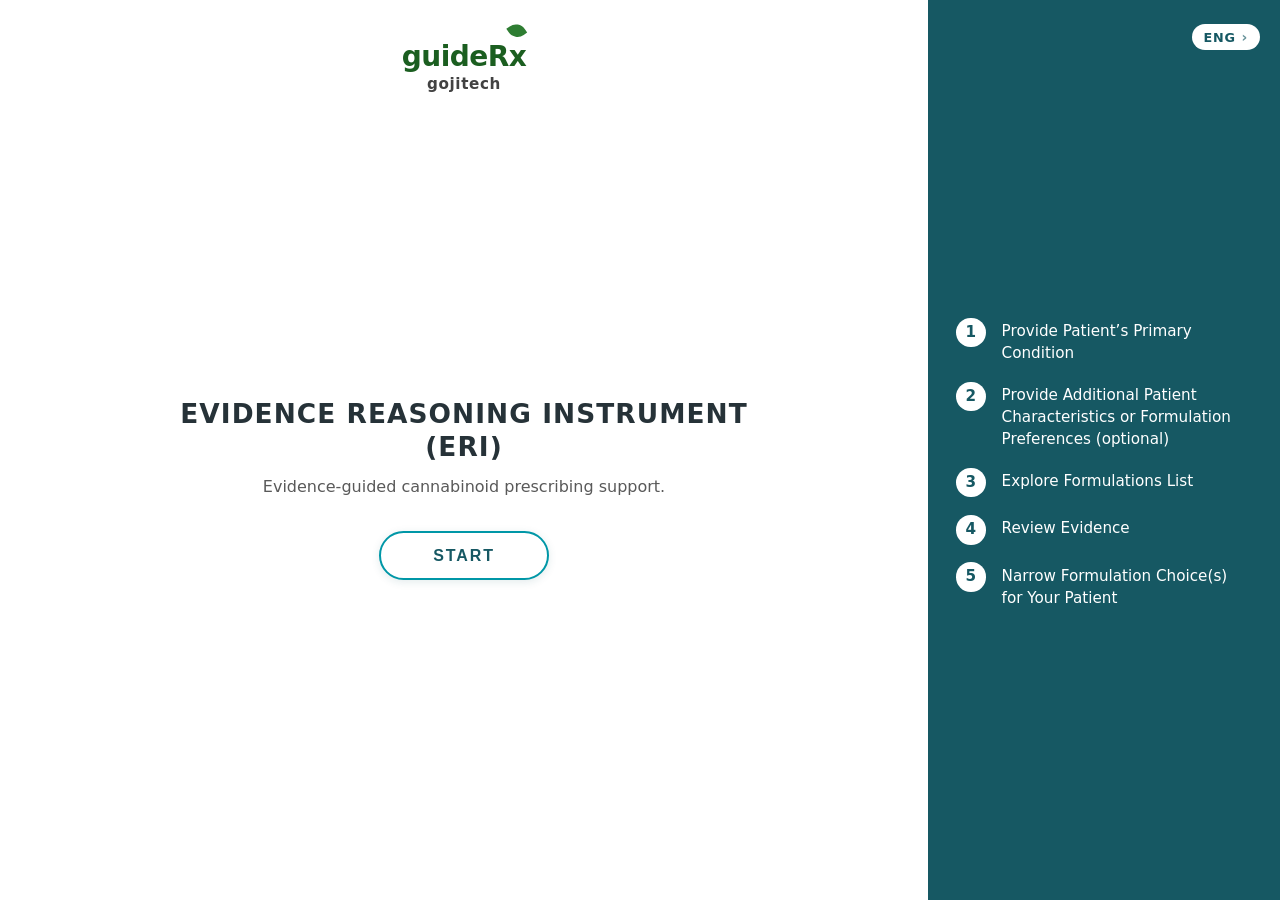
<file: index.html>
<!DOCTYPE html>
<html lang="en">
  <head>
    <meta charset="utf-8" />
    <meta name="viewport" content="width=device-width, initial-scale=1" />
    <title>Evidence Reasoning Instrument (ERI) — guideRx</title>
    <link rel="stylesheet" href="styles.css" />
  </head>
  <body>
    <div class="page">
      <div class="hero-column">
        <header class="site-header">
          <a class="brand" href="#" aria-label="guideRx gojitech home">
            <span class="brand__mark" aria-hidden="true">
              <span class="brand__word">
                guideR<span class="brand__x-wrap"
                  ><span class="brand__leaf" aria-hidden="true"></span>x</span>
              </span>
            </span>
            <span class="brand__sub">gojitech</span>
          </a>
        </header>

        <main class="hero">
          <h1 class="hero__title">Evidence Reasoning Instrument (ERI)</h1>
          <p class="hero__subtitle">
            Evidence-guided cannabinoid prescribing support.
          </p>
          <button type="button" class="hero__start" id="startBtn">
            START
          </button>
        </main>
      </div>

      <aside class="process-panel" aria-label="Process overview">
        <div class="process-panel__top">
          <span class="lang-pill" title="English only">ENG</span>
        </div>
        <ol class="steps">
          <li class="steps__item">
            <span class="steps__num" aria-hidden="true">1</span>
            <span class="steps__text">Provide Patient’s Primary Condition</span>
          </li>
          <li class="steps__item">
            <span class="steps__num" aria-hidden="true">2</span>
            <span class="steps__text"
              >Provide Additional Patient Characteristics or Formulation
              Preferences (optional)</span
            >
          </li>
          <li class="steps__item">
            <span class="steps__num" aria-hidden="true">3</span>
            <span class="steps__text">Explore Formulations List</span>
          </li>
          <li class="steps__item">
            <span class="steps__num" aria-hidden="true">4</span>
            <span class="steps__text">Review Evidence</span>
          </li>
          <li class="steps__item">
            <span class="steps__num" aria-hidden="true">5</span>
            <span class="steps__text"
              >Narrow Formulation Choice(s) for Your Patient</span
            >
          </li>
        </ol>
      </aside>
    </div>

    <dialog class="entry-dialog" id="entryDialog" aria-labelledby="entryDialogTitle">
      <div class="entry-dialog__inner entry-dialog__inner--ack">
        <h2 id="entryDialogTitle" class="ack__title">
          Please read and acknowledge before proceeding:
        </h2>
        <div class="ack__body">
          <p class="ack__p">
            This software provides synthesized research information intended solely
            to support clinical decision-making by licensed healthcare professionals.
            The platform does not provide medical advice, treatment recommendations,
            or prescribing directives.
          </p>
          <p class="ack__p">
            Content is generated through aggregation and analysis of published
            research and may be incomplete, evolving, or subject to interpretation.
            Accuracy and applicability to individual patients are not guaranteed.
          </p>
          <p class="ack__p">
            Some outputs may be generated using automated analytical or artificial
            intelligence methods applied to medical literature. These outputs are
            intended to assist — not replace — clinical reasoning and must be
            independently evaluated by the licensed healthcare professional.
          </p>
          <p class="ack__p">
            The healthcare professional remains solely and independently responsible
            for evaluating all information, exercising professional judgment, and
            making all prescribing and treatment decisions. Use of this platform does
            not establish a healthcare professional-patient relationship with the
            software provider.
          </p>
        </div>

        <fieldset class="ack-role">
          <legend class="ack-role__legend">I AM ACCESSING THIS TOOL AS A</legend>
          <div class="ack-role__cards">
            <label class="ack-card">
              <input
                class="ack-card__radio"
                type="radio"
                name="ackRole"
                value="hcp"
                id="ackRoleHcp"
              />
              <span class="ack-card__main">
                <span class="ack-card__title">Licensed healthcare professional</span>
                <span class="ack-card__sub"
                  >I confirm I am a licensed HCP and accept full responsibility for
                  clinical use of this information.</span
                >
              </span>
            </label>
            <label class="ack-card">
              <input
                class="ack-card__radio"
                type="radio"
                name="ackRole"
                value="educator"
                id="ackRoleEducator"
              />
              <span class="ack-card__main">
                <span class="ack-card__title">Patient educator</span>
                <span class="ack-card__sub"
                  >I am acting under administrative delegation from a licensed
                  healthcare professional. I will use this tool only to retrieve
                  information for HCP review or to support patient conversations under
                  their direction. I will not make independent clinical
                  recommendations.</span
                >
              </span>
            </label>
          </div>
        </fieldset>

        <div class="ack-persist">
          <input type="checkbox" id="ackPersist" name="ackPersist" />
          <label class="ack-persist__label" for="ackPersist"
            >Do not show this notice again for one year — only select if you are on a
            personal, non-shared device.</label
          >
        </div>

        <div class="ack-actions">
          <button type="button" class="ack-proceed" id="proceedBtn" disabled>
            Proceed
          </button>
        </div>
      </div>
    </dialog>

    <script src="script.js"></script>
  </body>
</html>
</file>
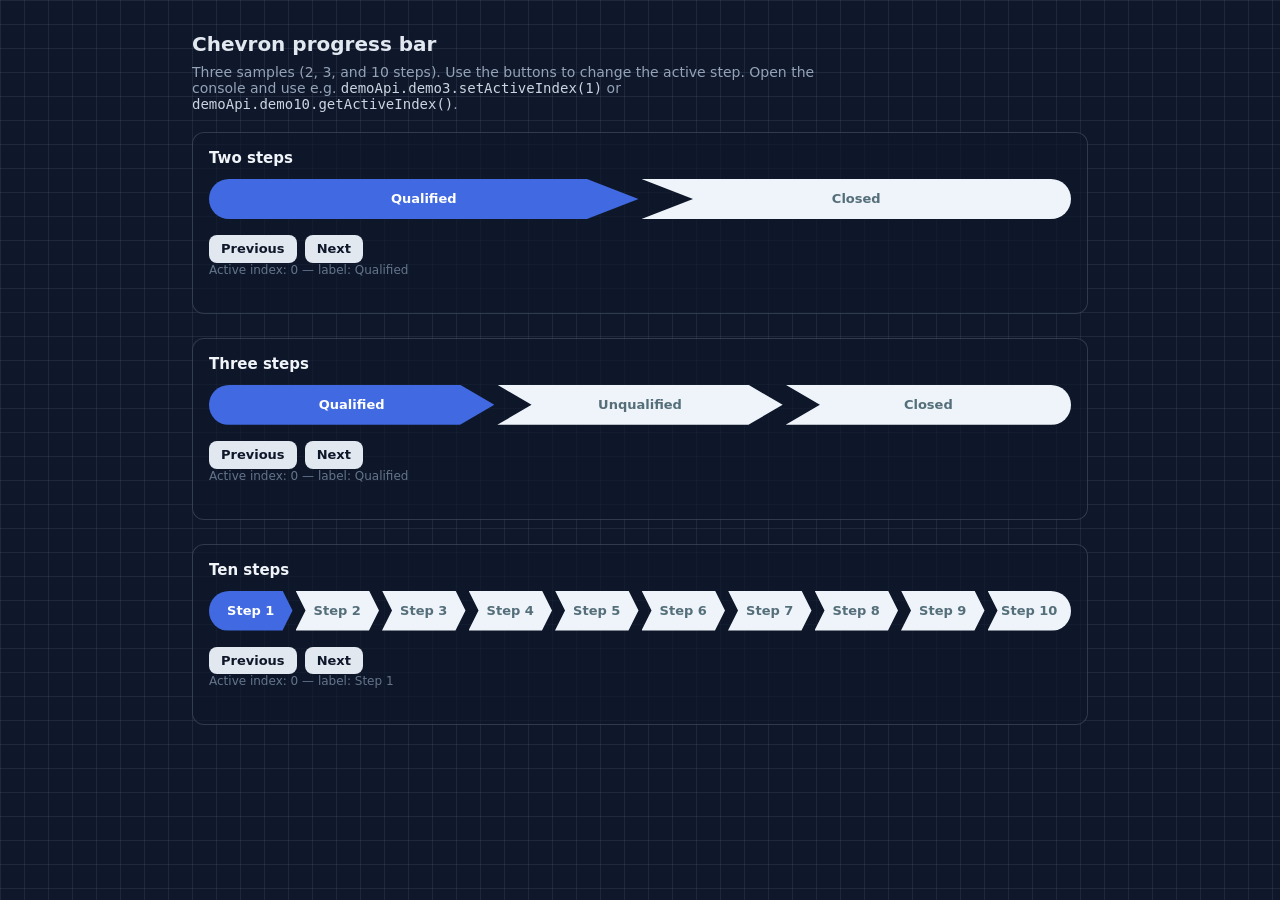
<file: chevron-demo.html>
<!DOCTYPE html>
<html lang="en">
  <head>
    <meta charset="utf-8" />
    <meta name="viewport" content="width=device-width, initial-scale=1" />
    <title>Chevron progress bar — demo</title>
    <link rel="stylesheet" href="chevron-progress.css" />
    <style>
      *,
      *::before,
      *::after {
        box-sizing: border-box;
      }
      body {
        margin: 0;
        min-height: 100vh;
        padding: 2rem 1.25rem;
        font-family: system-ui, "Segoe UI", Roboto, Helvetica, Arial, sans-serif;
        color: #e2e8f0;
        background-color: #0f172a;
        background-image:
          linear-gradient(rgba(148, 163, 184, 0.12) 1px, transparent 1px),
          linear-gradient(90deg, rgba(148, 163, 184, 0.12) 1px, transparent 1px);
        background-size: 24px 24px;
      }
      h1 {
        margin: 0 0 0.5rem;
        font-size: 1.25rem;
        font-weight: 700;
      }
      p {
        margin: 0 0 1.25rem;
        font-size: 0.875rem;
        color: #94a3b8;
        max-width: 40rem;
      }
      .demo-panel {
        max-width: 56rem;
        margin: 0 auto;
      }
      .demo-widget {
        margin-bottom: 1.5rem;
        padding: 1rem;
        background: rgba(15, 23, 42, 0.65);
        border: 1px solid rgba(148, 163, 184, 0.25);
        border-radius: 12px;
      }
      .demo-widget h2 {
        margin: 0 0 0.75rem;
        font-size: 0.9375rem;
        font-weight: 600;
        color: #f1f5f9;
      }
      .demo-host {
        margin-bottom: 1rem;
      }
      .demo-controls {
        display: flex;
        flex-wrap: wrap;
        align-items: center;
        gap: 0.5rem;
      }
      .demo-controls button {
        padding: 0.4rem 0.75rem;
        font: inherit;
        font-size: 0.8125rem;
        font-weight: 600;
        color: #0f172a;
        background: #e2e8f0;
        border: none;
        border-radius: 8px;
        cursor: pointer;
      }
      .demo-controls button:hover {
        background: #cbd5e1;
      }
      .demo-controls button:focus-visible {
        outline: 2px solid #4169e1;
        outline-offset: 2px;
      }
      .demo-meta {
        font-size: 0.75rem;
        color: #64748b;
      }
    </style>
  </head>
  <body>
    <div class="demo-panel">
      <h1>Chevron progress bar</h1>
      <p>
        Three samples (2, 3, and 10 steps). Use the buttons to change the active
        step.         Open the console and use e.g.
        <code style="color: #cbd5e1">demoApi.demo3.setActiveIndex(1)</code> or
        <code style="color: #cbd5e1">demoApi.demo10.getActiveIndex()</code>.
      </p>

      <section class="demo-widget" id="demo2">
        <h2>Two steps</h2>
        <div class="demo-host" data-demo-host></div>
        <div class="demo-controls">
          <button type="button" data-action="prev">Previous</button>
          <button type="button" data-action="next">Next</button>
        </div>
        <p class="demo-meta" data-demo-meta></p>
      </section>

      <section class="demo-widget" id="demo3">
        <h2>Three steps</h2>
        <div class="demo-host" data-demo-host></div>
        <div class="demo-controls">
          <button type="button" data-action="prev">Previous</button>
          <button type="button" data-action="next">Next</button>
        </div>
        <p class="demo-meta" data-demo-meta></p>
      </section>

      <section class="demo-widget" id="demo10">
        <h2>Ten steps</h2>
        <div class="demo-host" data-demo-host></div>
        <div class="demo-controls">
          <button type="button" data-action="prev">Previous</button>
          <button type="button" data-action="next">Next</button>
        </div>
        <p class="demo-meta" data-demo-meta></p>
      </section>
    </div>

    <script src="chevron-progress.js"></script>
    <script>
      (function () {
        "use strict";

        var configs = [
          { root: "#demo2", steps: ["Qualified", "Closed"] },
          {
            root: "#demo3",
            steps: ["Qualified", "Unqualified", "Closed"],
          },
          {
            root: "#demo10",
            steps: [
              "Step 1",
              "Step 2",
              "Step 3",
              "Step 4",
              "Step 5",
              "Step 6",
              "Step 7",
              "Step 8",
              "Step 9",
              "Step 10",
            ],
          },
        ];

        var demoApi = {};

        configs.forEach(function (cfg, idx) {
          var section = document.querySelector(cfg.root);
          if (!section || !window.ChevronProgress) {
            return;
          }
          var host = section.querySelector("[data-demo-host]");
          var meta = section.querySelector("[data-demo-meta]");
          var api = window.ChevronProgress.init(host, {
            steps: cfg.steps,
            activeIndex: 0,
          });
          var key = "demo" + cfg.steps.length;
          demoApi[key] = api;

          function syncMeta() {
            if (meta) {
              meta.textContent =
                "Active index: " +
                api.getActiveIndex() +
                " — label: " +
                cfg.steps[api.getActiveIndex()];
            }
          }

          syncMeta();

          section.querySelectorAll("[data-action]").forEach(function (btn) {
            btn.addEventListener("click", function () {
              var cur = api.getActiveIndex();
              if (btn.getAttribute("data-action") === "prev") {
                api.setActiveIndex(cur - 1);
              } else {
                api.setActiveIndex(cur + 1);
              }
              syncMeta();
            });
          });

        });

        window.demoApi = demoApi;
      })();
    </script>
  </body>
</html>
</file>
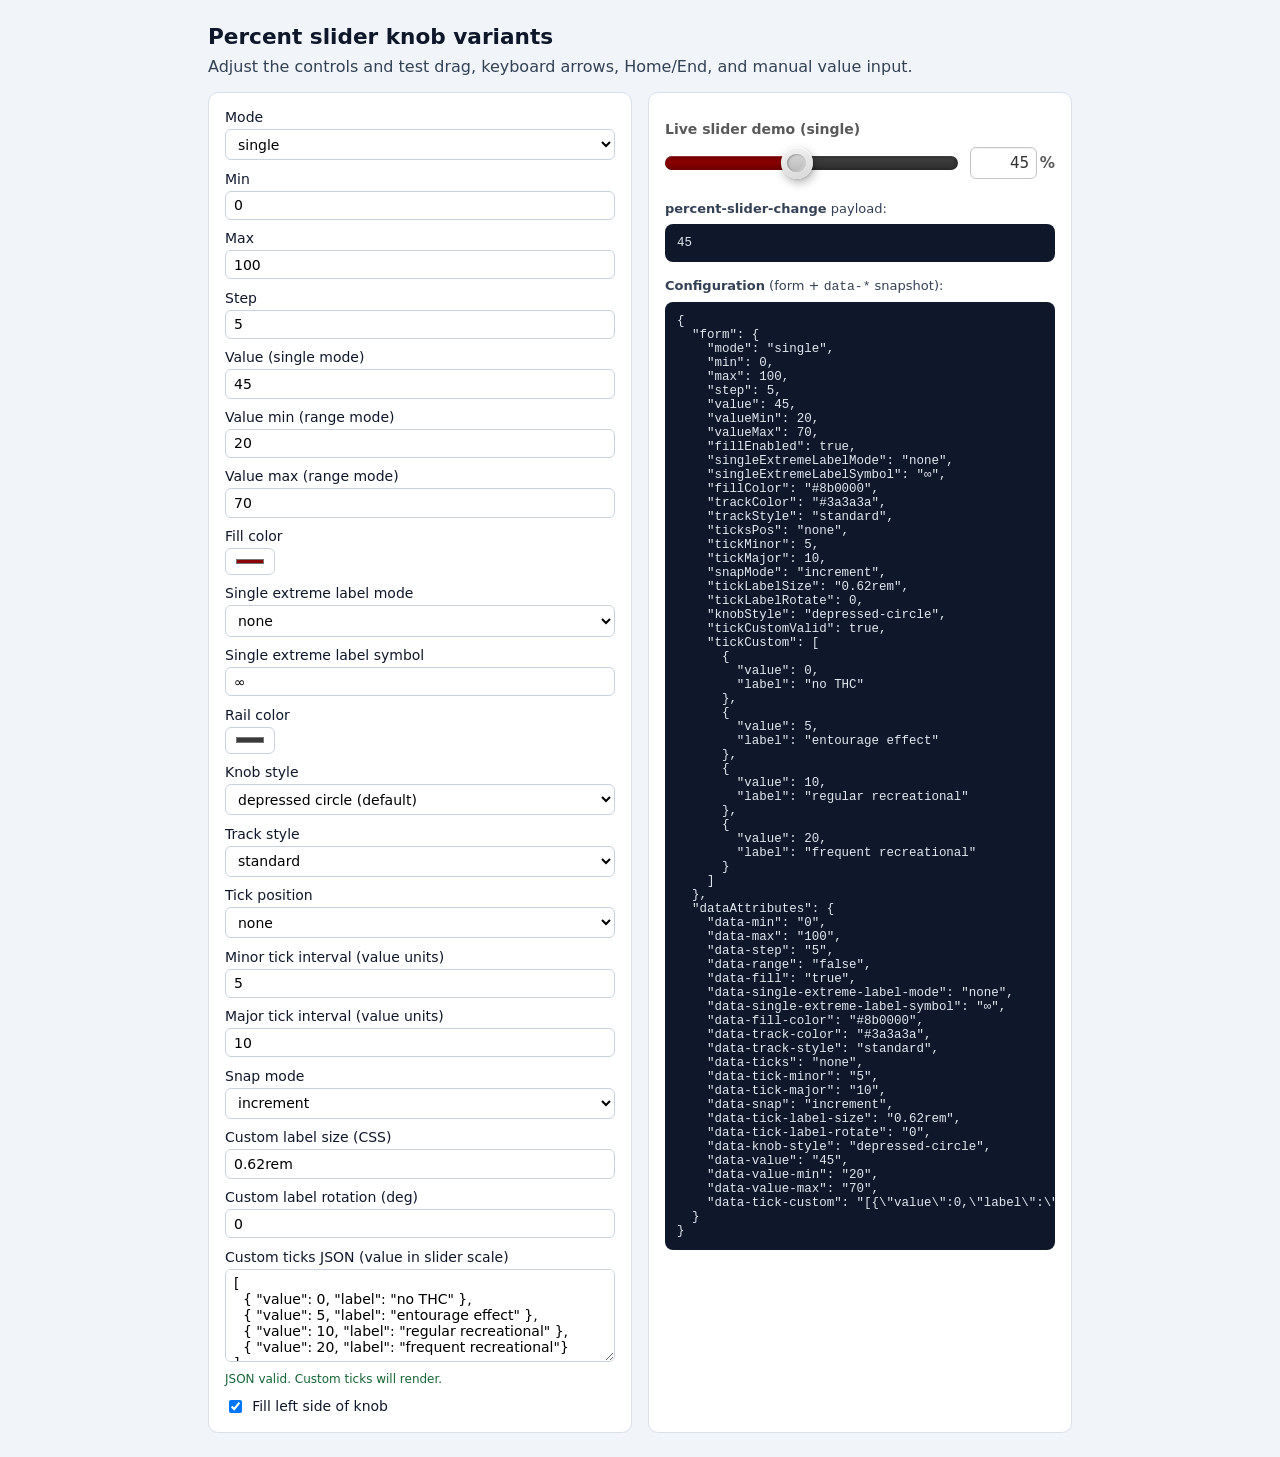
<file: percent-slider-demo.html>
<!DOCTYPE html>
<html lang="en">
  <head>
    <meta charset="utf-8" />
    <meta name="viewport" content="width=device-width, initial-scale=1" />
    <title>Percent slider — knob variants demo</title>
    <link rel="stylesheet" href="percent-slider.css" />
    <style>
      body {
        margin: 0;
        padding: 1.5rem;
        font-family: system-ui, sans-serif;
        background: #f1f5f9;
        color: #0f172a;
      }

      .demo {
        max-width: 54rem;
        margin: 0 auto;
      }

      h1 {
        margin: 0 0 0.5rem;
        font-size: 1.35rem;
      }

      p {
        margin: 0 0 1rem;
        color: #334155;
      }

      .demo__grid {
        display: grid;
        gap: 1rem;
        grid-template-columns: repeat(auto-fit, minmax(16rem, 1fr));
      }

      .demo__panel {
        background: #fff;
        border: 1px solid #d9e0ea;
        border-radius: 10px;
        padding: 1rem;
      }

      .demo__controls {
        display: grid;
        gap: 0.65rem;
      }

      .demo__field {
        display: grid;
        gap: 0.25rem;
        font-size: 0.875rem;
      }

      .demo__field input,
      .demo__field select,
      .demo__field textarea {
        font: inherit;
        padding: 0.35rem 0.5rem;
        border: 1px solid #c9d3e0;
        border-radius: 6px;
        background: #fff;
      }

      .demo__field textarea {
        min-height: 5rem;
        resize: vertical;
      }

      .demo__hint {
        margin: 0;
        font-size: 0.75rem;
        color: #475569;
      }

      .demo__check {
        display: flex;
        gap: 0.45rem;
        align-items: center;
        font-size: 0.875rem;
      }

      .demo__slider-wrap {
        margin-top: 0.75rem;
      }

      .demo__code-out {
        margin: 0;
        padding: 0.75rem;
        font-size: 0.78rem;
        background: #0f172a;
        color: #e2e8f0;
        border-radius: 8px;
        overflow: auto;
      }
    </style>
  </head>
  <body>
    <main class="demo">
      <h1>Percent slider knob variants</h1>
      <p>
        Adjust the controls and test drag, keyboard arrows, Home/End, and manual
        value input.
      </p>

      <div class="demo__grid">
        <section class="demo__panel">
          <form class="demo__controls" id="controlsForm">
            <label class="demo__field">
              Mode
              <select id="cfgMode">
                <option value="single" selected>single</option>
                <option value="range">range (min + max)</option>
              </select>
            </label>
            <label class="demo__field">
              Min
              <input id="cfgMin" type="number" value="0" />
            </label>
            <label class="demo__field">
              Max
              <input id="cfgMax" type="number" value="100" />
            </label>
            <label class="demo__field">
              Step
              <input id="cfgStep" type="number" value="5" min="1" />
            </label>
            <label class="demo__field">
              Value (single mode)
              <input id="cfgValue" type="number" value="45" />
            </label>
            <label class="demo__field">
              Value min (range mode)
              <input id="cfgValueMin" type="number" value="20" />
            </label>
            <label class="demo__field">
              Value max (range mode)
              <input id="cfgValueMax" type="number" value="70" />
            </label>
            <label class="demo__field">
              Fill color
              <input id="cfgColor" type="color" value="#8b0000" />
            </label>
            <label class="demo__field">
              Single extreme label mode
              <select id="cfgSingleExtremeLabelMode">
                <option value="none" selected>none</option>
                <option value="max-infinity">max-infinity</option>
                <option value="min-infinity">min-infinity</option>
                <option value="both-infinity">both-infinity</option>
              </select>
            </label>
            <label class="demo__field">
              Single extreme label symbol
              <input id="cfgSingleExtremeLabelSymbol" type="text" value="∞" />
            </label>
            <label class="demo__field">
              Rail color
              <input id="cfgTrackColor" type="color" value="#3a3a3a" />
            </label>
            <label class="demo__field">
              Knob style
              <select id="cfgStyle">
                <option value="as-is">as-is</option>
                <option value="simple-circle">simple circle</option>
                <option value="grip-box">grip box</option>
                <option value="depressed-circle" selected>
                  depressed circle (default)
                </option>
                <option value="house">house</option>
                <option value="house-inverted">house inverted</option>
              </select>
            </label>
            <label class="demo__field">
              Track style
              <select id="cfgTrackStyle">
                <option value="standard" selected>standard</option>
                <option value="depressed">depressed</option>
              </select>
            </label>
            <label class="demo__field">
              Tick position
              <select id="cfgTicksPos">
                <option value="none" selected>none</option>
                <option value="above">above rail</option>
                <option value="below">below rail</option>
              </select>
            </label>
            <label class="demo__field">
              Minor tick interval (value units)
              <input id="cfgTickMinor" type="number" value="5" min="0" />
            </label>
            <label class="demo__field">
              Major tick interval (value units)
              <input id="cfgTickMajor" type="number" value="10" min="0" />
            </label>
            <label class="demo__field">
              Snap mode
              <select id="cfgSnapMode">
                <option value="increment" selected>increment</option>
                <option value="none">none</option>
                <option value="minor">minor ticks</option>
                <option value="major">major ticks</option>
                <option value="custom">custom ticks</option>
              </select>
            </label>
            <label class="demo__field">
              Custom label size (CSS)
              <input id="cfgTickLabelSize" type="text" value="0.62rem" />
            </label>
            <label class="demo__field">
              Custom label rotation (deg)
              <input id="cfgTickLabelRotate" type="number" value="0" />
            </label>
            <label class="demo__field">
              Custom ticks JSON (value in slider scale)
              <textarea id="cfgTickCustom">[
  { "value": 0, "label": "no THC" },
  { "value": 5, "label": "entourage effect" },
  { "value": 10, "label": "regular recreational" },
  { "value": 20, "label": "frequent recreational"}
]</textarea>
            </label>
            <p class="demo__hint" id="cfgTickCustomFeedback">
              JSON valid. Custom ticks will render.
            </p>
            <label class="demo__check">
              <input id="cfgFillEnabled" type="checkbox" checked />
              Fill left side of knob
            </label>
          </form>
        </section>

        <section class="demo__panel">
          <div class="demo__slider-wrap" id="sliderMount"></div>
          <p style="margin: 1rem 0 0.5rem; font-size: 0.8125rem">
            <strong>percent-slider-change</strong> payload:
          </p>
          <pre id="out" class="demo__code-out">{ "value": 45 }</pre>
          <p style="margin: 1rem 0 0.5rem; font-size: 0.8125rem">
            <strong>Configuration</strong> (form + <code>data-*</code> snapshot):
          </p>
          <pre id="cfgOut" class="demo__code-out">{}</pre>
        </section>
      </div>
    </main>

    <script src="percent-slider.js"></script>
    <script>
      (function () {
        var form = document.getElementById("controlsForm");
        var mount = document.getElementById("sliderMount");
        var out = document.getElementById("out");
        var cfgOut = document.getElementById("cfgOut");
        var tickFeedback = document.getElementById("cfgTickCustomFeedback");
        var trackColorEl = document.getElementById("cfgTrackColor");
        if (
          !form ||
          !mount ||
          !out ||
          !cfgOut ||
          !tickFeedback ||
          !trackColorEl ||
          !window.initPercentSliders
        ) {
          return;
        }

        function buildConfigSnapshot(s, isRange) {
          return {
            form: {
              mode: s.mode,
              min: s.min,
              max: s.max,
              step: s.step,
              value: s.value,
              valueMin: s.valueMin,
              valueMax: s.valueMax,
              fillEnabled: s.fillEnabled,
              singleExtremeLabelMode: s.singleExtremeLabelMode,
              singleExtremeLabelSymbol: s.singleExtremeLabelSymbol,
              fillColor: s.fillColor,
              trackColor: s.trackColor,
              trackStyle: s.trackStyle,
              ticksPos: s.ticksPos,
              tickMinor: s.tickMinor,
              tickMajor: s.tickMajor,
              snapMode: s.snapMode,
              tickLabelSize: s.tickLabelSize,
              tickLabelRotate: s.tickLabelRotate,
              knobStyle: s.knobStyle,
              tickCustomValid: s.tickCustomValid,
              tickCustom: s.tickCustomValid ? JSON.parse(s.tickCustomJson) : [],
            },
            dataAttributes: {
              "data-min": String(s.min),
              "data-max": String(s.max),
              "data-step": String(s.step),
              "data-range": isRange ? "true" : "false",
              "data-fill": s.fillEnabled ? "true" : "false",
              "data-single-extreme-label-mode": s.singleExtremeLabelMode,
              "data-single-extreme-label-symbol": s.singleExtremeLabelSymbol,
              "data-fill-color": s.fillColor,
              "data-track-color": s.trackColor,
              "data-track-style": s.trackStyle,
              "data-ticks": s.ticksPos,
              "data-tick-minor": String(s.tickMinor),
              "data-tick-major": String(s.tickMajor),
              "data-snap": s.snapMode,
              "data-tick-label-size": s.tickLabelSize,
              "data-tick-label-rotate": String(s.tickLabelRotate),
              "data-knob-style": s.knobStyle,
              "data-value": String(s.value),
              "data-value-min": String(s.valueMin),
              "data-value-max": String(s.valueMax),
              "data-tick-custom": s.tickCustomJson,
            },
          };
        }

        function getState() {
          var mode = document.getElementById("cfgMode").value;
          var min = Number(document.getElementById("cfgMin").value);
          var max = Number(document.getElementById("cfgMax").value);
          var step = Number(document.getElementById("cfgStep").value);
          var value = Number(document.getElementById("cfgValue").value);
          var valueMin = Number(document.getElementById("cfgValueMin").value);
          var valueMax = Number(document.getElementById("cfgValueMax").value);
          var fillEnabled = document.getElementById("cfgFillEnabled").checked;
          var singleExtremeLabelMode = document.getElementById(
            "cfgSingleExtremeLabelMode"
          ).value;
          var singleExtremeLabelSymbol = document
            .getElementById("cfgSingleExtremeLabelSymbol")
            .value.trim();
          var fillColor = document.getElementById("cfgColor").value;
          var trackColor = document.getElementById("cfgTrackColor").value;
          var trackStyle = document.getElementById("cfgTrackStyle").value;
          var ticksPos = document.getElementById("cfgTicksPos").value;
          var tickMinor = Number(document.getElementById("cfgTickMinor").value);
          var tickMajor = Number(document.getElementById("cfgTickMajor").value);
          var snapMode = document.getElementById("cfgSnapMode").value;
          var tickLabelSize = document.getElementById("cfgTickLabelSize").value.trim();
          var tickLabelRotate = Number(
            document.getElementById("cfgTickLabelRotate").value
          );
          var tickCustomRaw = document.getElementById("cfgTickCustom").value.trim();
          var knobStyle = document.getElementById("cfgStyle").value;
          var tickCustom = [];
          var tickCustomValid = true;
          var tickCustomError = "";
          if (tickCustomRaw) {
            try {
              var parsed = JSON.parse(tickCustomRaw);
              if (!Array.isArray(parsed)) {
                tickCustomValid = false;
                tickCustomError = "JSON must be an array.";
              } else {
                tickCustom = parsed;
              }
            } catch (e) {
              tickCustomValid = false;
              tickCustomError = "Invalid JSON.";
            }
          }
          return {
            mode: mode || "single",
            min: Number.isFinite(min) ? min : 0,
            max: Number.isFinite(max) ? max : 100,
            step: Number.isFinite(step) ? step : 5,
            value: Number.isFinite(value) ? value : 0,
            valueMin: Number.isFinite(valueMin) ? valueMin : 0,
            valueMax: Number.isFinite(valueMax) ? valueMax : 100,
            fillEnabled: fillEnabled,
            singleExtremeLabelMode:
              singleExtremeLabelMode === "max-infinity" ||
              singleExtremeLabelMode === "min-infinity" ||
              singleExtremeLabelMode === "both-infinity"
                ? singleExtremeLabelMode
                : "none",
            singleExtremeLabelSymbol: singleExtremeLabelSymbol || "∞",
            fillColor: fillColor || "#8b0000",
            trackColor: trackColor || "#3a3a3a",
            trackStyle: trackStyle || "standard",
            ticksPos: ticksPos || "none",
            tickMinor: Number.isFinite(tickMinor) ? tickMinor : 0,
            tickMajor: Number.isFinite(tickMajor) ? tickMajor : 0,
            snapMode: snapMode || "increment",
            tickLabelSize: tickLabelSize || "0.62rem",
            tickLabelRotate: Number.isFinite(tickLabelRotate) ? tickLabelRotate : 0,
            tickCustomJson: tickCustomValid ? JSON.stringify(tickCustom) : "[]",
            tickCustomValid: tickCustomValid,
            tickCustomError: tickCustomError,
            knobStyle: knobStyle || "depressed-circle",
          };
        }

        function renderSlider() {
          var s = getState();
          var isRange = s.mode === "range";
          if (s.max <= s.min) {
            s.max = s.min + 1;
          }
          if (s.step <= 0) {
            s.step = 1;
          }
          if (s.valueMin < s.min) {
            s.valueMin = s.min;
          }
          if (s.valueMax > s.max) {
            s.valueMax = s.max;
          }
          if (s.valueMin > s.valueMax) {
            s.valueMin = s.valueMax;
          }
          if (s.tickMinor < 0) {
            s.tickMinor = 0;
          }
          if (s.tickMajor < 0) {
            s.tickMajor = 0;
          }
          if (!s.tickCustomValid) {
            tickFeedback.textContent =
              s.tickCustomError + " Using [] for render.";
            tickFeedback.style.color = "#b91c1c";
          } else {
            tickFeedback.textContent = "JSON valid. Custom ticks will render.";
            tickFeedback.style.color = "#166534";
          }

          cfgOut.textContent = JSON.stringify(
            buildConfigSnapshot(s, isRange),
            null,
            2
          );

          var knobMarkup = isRange
            ? '<div class="percent-slider__knob" data-slider-knob-min><span class="percent-slider__knob-inner" aria-hidden="true"></span></div>' +
              '<div class="percent-slider__knob" data-slider-knob-max><span class="percent-slider__knob-inner" aria-hidden="true"></span></div>'
            : '<div class="percent-slider__knob" data-slider-knob><span class="percent-slider__knob-inner" aria-hidden="true"></span></div>';

          var fieldSingleMarkup =
            '<div class="percent-slider__field">' +
            '<input type="text" inputmode="decimal" class="percent-slider__input" data-slider-input aria-labelledby="demoSliderLabel" />' +
            '<span class="percent-slider__suffix">%</span>' +
            "</div>";

          var fieldMinMarkup =
            '<div class="percent-slider__field percent-slider__field--range-min">' +
            '<input type="number" class="percent-slider__input percent-slider__input--bound" data-slider-input-min aria-label="Minimum value" />' +
            '<span class="percent-slider__suffix">%</span>' +
            "</div>";

          var fieldMaxMarkup =
            '<div class="percent-slider__field percent-slider__field--range-max">' +
            '<input type="number" class="percent-slider__input percent-slider__input--bound" data-slider-input-max aria-label="Maximum value" />' +
            '<span class="percent-slider__suffix">%</span>' +
            "</div>";

          var trackBlockMarkup =
            '<div class="percent-slider__track-area">' +
            '<div class="percent-slider__track" data-slider-track>' +
            '<div class="percent-slider__fill" data-slider-fill></div>' +
            "</div>" +
            knobMarkup +
            "</div>";

          var rowMarkup = isRange
            ? fieldMinMarkup + trackBlockMarkup + fieldMaxMarkup
            : trackBlockMarkup + fieldSingleMarkup;

          mount.innerHTML =
            '<div class="percent-slider-block" role="group" aria-labelledby="demoSliderLabel">' +
            '<span class="percent-slider-block__label" id="demoSliderLabel">Live slider demo (' +
            (isRange ? "range" : "single") +
            ')</span>' +
            '<div class="percent-slider" aria-labelledby="demoSliderLabel" data-min="' +
            s.min +
            '" data-max="' +
            s.max +
            '" data-step="' +
            s.step +
            '" data-range="' +
            (isRange ? "true" : "false") +
            '" data-fill="' +
            (s.fillEnabled ? "true" : "false") +
            '" data-single-extreme-label-mode="' +
            s.singleExtremeLabelMode +
            '" data-single-extreme-label-symbol="' +
            s.singleExtremeLabelSymbol +
            '" data-fill-color="' +
            s.fillColor +
            '" data-track-color="' +
            s.trackColor +
            '" data-track-style="' +
            s.trackStyle +
            '" data-ticks="' +
            s.ticksPos +
            '" data-tick-minor="' +
            s.tickMinor +
            '" data-tick-major="' +
            s.tickMajor +
            '" data-snap="' +
            s.snapMode +
            '" data-tick-label-size="' +
            s.tickLabelSize +
            '" data-tick-label-rotate="' +
            s.tickLabelRotate +
            '" data-knob-style="' +
            s.knobStyle +
            '" data-value="' +
            s.value +
            '" data-value-min="' +
            s.valueMin +
            '" data-value-max="' +
            s.valueMax +
            '">' +
            '<div class="percent-slider__row">' +
            rowMarkup +
            "</div>" +
            "</div>" +
            "</div>";

          var sliderConfigNode = mount.querySelector(".percent-slider");
          if (sliderConfigNode) {
            sliderConfigNode.setAttribute("data-tick-custom", s.tickCustomJson);
          }

          window.initPercentSliders(mount);
          var slider = mount.querySelector(".percent-slider");
          if (!slider) {
            return;
          }
          slider.addEventListener("percent-slider-change", function (ev) {
            out.textContent = JSON.stringify(ev.detail, null, 2);
            if (isRange) {
              document.getElementById("cfgValueMin").value = String(ev.detail.min);
              document.getElementById("cfgValueMax").value = String(ev.detail.max);
            } else {
              document.getElementById("cfgValue").value = String(ev.detail.value);
            }
          });
          if (slider.percentSlider) {
            out.textContent = JSON.stringify(slider.percentSlider.getValue(), null, 2);
          }
        }

        form.addEventListener("input", renderSlider);
        form.addEventListener("change", renderSlider);
        renderSlider();
      })();
    </script>
  </body>
</html>
</file>
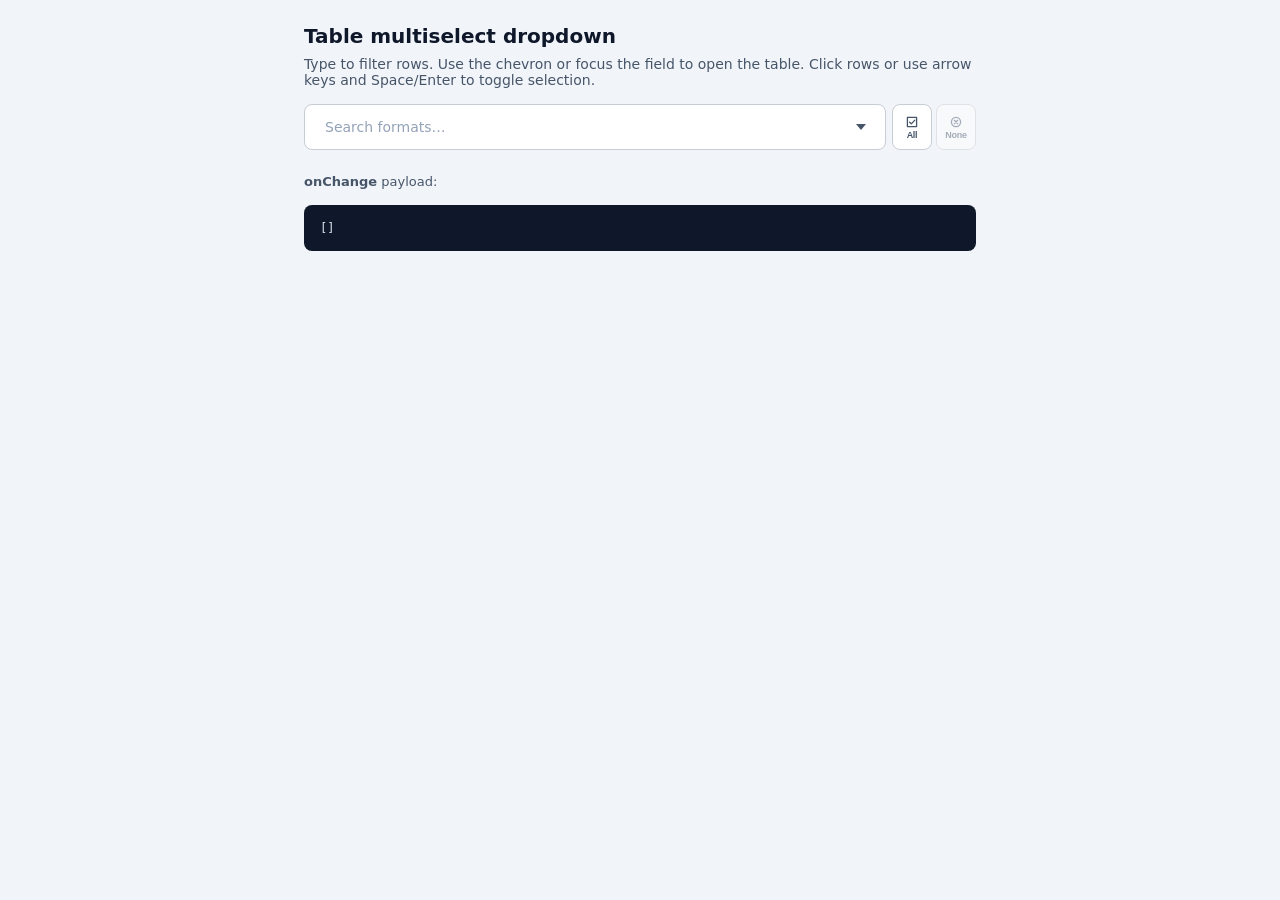
<file: table-multiselect-demo.html>
<!DOCTYPE html>
<html lang="en">
  <head>
    <meta charset="utf-8" />
    <meta name="viewport" content="width=device-width, initial-scale=1" />
    <title>Table multiselect dropdown — demo</title>
    <link rel="stylesheet" href="table-multiselect-dropdown.css" />
    <style>
      body {
        margin: 0;
        padding: 1.5rem;
        font-family: system-ui, sans-serif;
        background: #f1f5f9;
        color: #0f172a;
      }
      .demo-wrap {
        max-width: 42rem;
        margin: 0 auto;
      }
      h1 {
        font-size: 1.25rem;
        font-weight: 700;
        margin: 0 0 0.5rem;
      }
      p {
        margin: 0 0 1rem;
        font-size: 0.875rem;
        color: #475569;
      }
      #mount {
        margin-bottom: 1.5rem;
      }
      pre {
        margin: 0;
        padding: 1rem;
        font-size: 0.75rem;
        background: #0f172a;
        color: #e2e8f0;
        border-radius: 8px;
        overflow: auto;
      }
    </style>
  </head>
  <body>
    <div class="demo-wrap">
      <h1>Table multiselect dropdown</h1>
      <p>
        Type to filter rows. Use the chevron or focus the field to open the
        table. Click rows or use arrow keys and Space/Enter to toggle selection.
      </p>
      <div id="mount"></div>
      <p style="font-size: 0.8125rem"><strong>onChange</strong> payload:</p>
      <pre id="out">[]</pre>
    </div>
    <script src="table-multiselect-dropdown.js"></script>
    <script>
      (function () {
        var mount = document.getElementById("mount");
        var out = document.getElementById("out");
        var api = window.TableMultiselectDropdown;
        if (!api || !mount) return;

        var opts = Object.assign({}, api.EXAMPLE_FORMAT_OPTIONS, {
          placeholder: "Search formats…",
          ariaLabel: "Delivery formats",
          multiple: true,
          selectAllButton: true,
          clearAllButton: true,
          onChange: function (rows) {
            out.textContent = JSON.stringify(rows, null, 2);
          },
        });

        api.create(mount, opts);
      })();
    </script>
  </body>
</html>
</file>
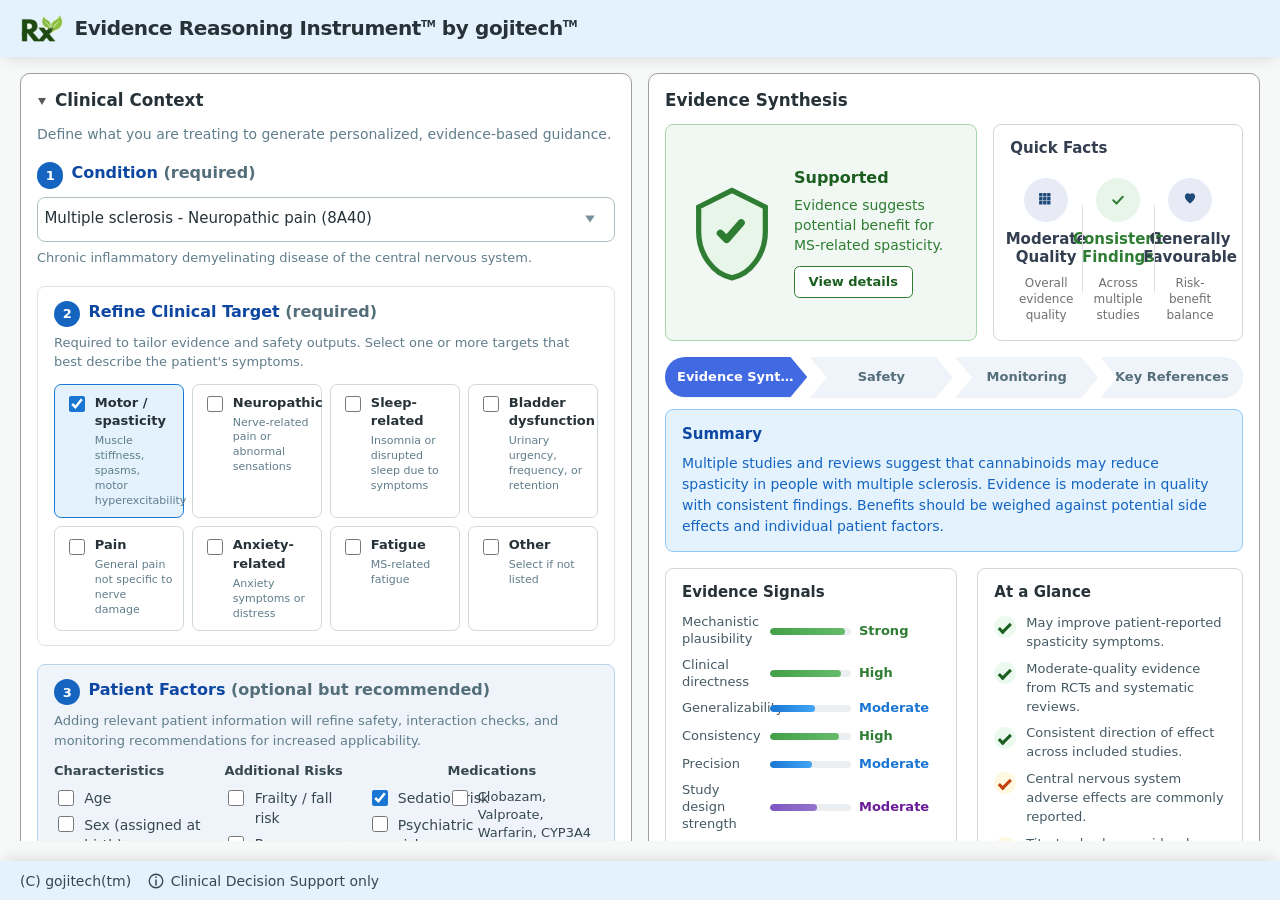
<file: template.html>
<!DOCTYPE html>
<html lang="en">
  <head>
    <meta charset="utf-8" />
    <meta name="viewport" content="width=device-width, initial-scale=1" />
    <title>Evidence Reasoning Instrument™ by gojitech™ — template</title>
    <link rel="stylesheet" href="styles.css" />
    <link rel="stylesheet" href="template-shell.css" />
    <link rel="stylesheet" href="chevron-progress.css" />
    <link rel="stylesheet" href="percent-slider.css" />
    <link rel="stylesheet" href="table-multiselect-dropdown.css" />
  </head>
  <body>
    <div class="app-shell">
      <header class="app-shell__header">
        <img
          class="app-shell__logo"
          src="assets/guide-rx-logo.png"
          alt=""
          width="330"
          height="222"
          decoding="async"
          aria-hidden="true"
        />
        <h1 class="app-shell__title">
          Evidence Reasoning Instrument<sup>TM</sup> by gojitech<sup>TM</sup>
        </h1>
      </header>

      <main class="app-shell__main" role="main">
        <div class="app-shell__cards">
          <div class="app-shell__col app-shell__col--left">
          <div class="app-shell__cards-stack">
          <details class="app-shell__card app-shell__card--collapsible" open>
            <summary class="app-shell__card-summary">
              <span class="app-shell__card-chevron" aria-hidden="true">
                <svg
                  class="app-shell__card-chevron-svg"
                  width="10"
                  height="10"
                  viewBox="0 0 10 10"
                  focusable="false"
                >
                  <polygon points="2,1 9,5 2,9" fill="currentColor" />
                </svg>
              </span>
              <h2 class="app-shell__card-title">Clinical Context</h2>
            </summary>
            <div class="app-shell__card-body">
              <div class="clinical-context">
                <p class="clinical-context__subtitle">
                  Define what you are treating to generate personalized,
                  evidence-based guidance.
                </p>

                <section
                  class="clinical-context__step"
                  aria-labelledby="cc-step1-title"
                >
                  <div class="clinical-context__step-head">
                    <span class="clinical-context__badge" aria-hidden="true"
                      >1</span
                    >
                    <h3 class="clinical-context__step-title" id="cc-step1-title">
                      Condition
                      <span class="clinical-context__paren">(required)</span>
                    </h3>
                  </div>

                  <div class="clinical-context__combobox" id="conditionCombobox">
                    <div class="clinical-context__combobox-field">
                      <span
                        class="clinical-context__combobox-icon"
                        aria-hidden="true"
                      >
                        <svg
                          class="clinical-context__brain-svg"
                          width="14"
                          height="14"
                          viewBox="0 0 24 24"
                          fill="none"
                          stroke="currentColor"
                          stroke-width="2"
                          stroke-linecap="round"
                          stroke-linejoin="round"
                          focusable="false"
                          aria-hidden="true"
                        >
                          <path d="M12 5a3 3 0 1 0-5.997.125 4 4 0 0 0-2.526 5.77 4 4 0 0 0 .556 6.588A4 4 0 1 0 12 18Z" />
                          <path d="M12 5a3 3 0 1 1 5.997.125 4 4 0 0 1 2.526 5.77 4 4 0 0 1-.556 6.588A4 4 0 1 1 12 18Z" />
                        </svg>
                      </span>
                      <input
                        type="text"
                        class="clinical-context__combobox-input"
                        id="conditionInput"
                        role="combobox"
                        aria-autocomplete="list"
                        aria-expanded="false"
                        aria-controls="conditionListbox"
                        aria-activedescendant=""
                        autocomplete="off"
                        spellcheck="false"
                      />
                      <button
                        type="button"
                        class="clinical-context__combobox-chevron"
                        id="conditionToggleBtn"
                        aria-label="Show condition suggestions"
                        tabindex="-1"
                      >
                        <svg
                          width="12"
                          height="12"
                          viewBox="0 0 10 10"
                          aria-hidden="true"
                          focusable="false"
                        >
                          <polygon points="1,2 5,8 9,2" fill="currentColor" />
                        </svg>
                      </button>
                      <ul
                        class="clinical-context__listbox"
                        id="conditionListbox"
                        role="listbox"
                        hidden
                      ></ul>
                    </div>
                    <p class="clinical-context__hint" id="conditionHint"></p>
                  </div>
                </section>

                <section
                  class="clinical-context__step clinical-context__panel clinical-context__panel--white"
                  aria-labelledby="cc-step2-title"
                >
                  <div class="clinical-context__step-head">
                    <span class="clinical-context__badge" aria-hidden="true"
                      >2</span
                    >
                    <h3 class="clinical-context__step-title" id="cc-step2-title">
                      Refine Clinical Target
                      <span class="clinical-context__paren">(required)</span>
                    </h3>
                  </div>
                  <p class="clinical-context__lead">
                    Required to tailor evidence and safety outputs. Select one or
                    more targets that best describe the patient&apos;s symptoms.
                  </p>
                  <div
                    class="clinical-context__target-grid"
                    role="group"
                    aria-label="Clinical symptom targets"
                  >
                    <label class="clinical-context__tile">
                      <input
                        type="checkbox"
                        class="clinical-context__tile-input"
                        name="ccTarget"
                        value="motor"
                        checked
                      />
                      <span class="clinical-context__tile-body">
                        <span class="clinical-context__tile-title"
                          >Motor / spasticity</span
                        >
                        <span class="clinical-context__tile-desc"
                          >Muscle stiffness, spasms, motor hyperexcitability</span
                        >
                      </span>
                    </label>
                    <label class="clinical-context__tile">
                      <input
                        type="checkbox"
                        class="clinical-context__tile-input"
                        name="ccTarget"
                        value="neuropathic"
                      />
                      <span class="clinical-context__tile-body">
                        <span class="clinical-context__tile-title"
                          >Neuropathic</span
                        >
                        <span class="clinical-context__tile-desc"
                          >Nerve-related pain or abnormal sensations</span
                        >
                      </span>
                    </label>
                    <label class="clinical-context__tile">
                      <input
                        type="checkbox"
                        class="clinical-context__tile-input"
                        name="ccTarget"
                        value="sleep"
                      />
                      <span class="clinical-context__tile-body">
                        <span class="clinical-context__tile-title"
                          >Sleep-related</span
                        >
                        <span class="clinical-context__tile-desc"
                          >Insomnia or disrupted sleep due to symptoms</span
                        >
                      </span>
                    </label>
                    <label class="clinical-context__tile">
                      <input
                        type="checkbox"
                        class="clinical-context__tile-input"
                        name="ccTarget"
                        value="bladder"
                      />
                      <span class="clinical-context__tile-body">
                        <span class="clinical-context__tile-title"
                          >Bladder dysfunction</span
                        >
                        <span class="clinical-context__tile-desc"
                          >Urinary urgency, frequency, or retention</span
                        >
                      </span>
                    </label>
                    <label class="clinical-context__tile">
                      <input
                        type="checkbox"
                        class="clinical-context__tile-input"
                        name="ccTarget"
                        value="pain"
                      />
                      <span class="clinical-context__tile-body">
                        <span class="clinical-context__tile-title">Pain</span>
                        <span class="clinical-context__tile-desc"
                          >General pain not specific to nerve damage</span
                        >
                      </span>
                    </label>
                    <label class="clinical-context__tile">
                      <input
                        type="checkbox"
                        class="clinical-context__tile-input"
                        name="ccTarget"
                        value="anxiety"
                      />
                      <span class="clinical-context__tile-body">
                        <span class="clinical-context__tile-title"
                          >Anxiety-related</span
                        >
                        <span class="clinical-context__tile-desc"
                          >Anxiety symptoms or distress</span
                        >
                      </span>
                    </label>
                    <label class="clinical-context__tile">
                      <input
                        type="checkbox"
                        class="clinical-context__tile-input"
                        name="ccTarget"
                        value="fatigue"
                      />
                      <span class="clinical-context__tile-body">
                        <span class="clinical-context__tile-title">Fatigue</span>
                        <span class="clinical-context__tile-desc"
                          >MS-related fatigue</span
                        >
                      </span>
                    </label>
                    <label class="clinical-context__tile">
                      <input
                        type="checkbox"
                        class="clinical-context__tile-input"
                        name="ccTarget"
                        value="other"
                      />
                      <span class="clinical-context__tile-body">
                        <span class="clinical-context__tile-title">Other</span>
                        <span class="clinical-context__tile-desc"
                          >Select if not listed</span
                        >
                      </span>
                    </label>
                  </div>
                </section>

                <section
                  class="clinical-context__step clinical-context__panel"
                  aria-labelledby="cc-step3-title"
                >
                  <div class="clinical-context__step-head">
                    <span class="clinical-context__badge" aria-hidden="true"
                      >3</span
                    >
                    <h3 class="clinical-context__step-title" id="cc-step3-title">
                      Patient Factors
                      <span class="clinical-context__paren"
                        >(optional but recommended)</span
                      >
                    </h3>
                  </div>
                  <p class="clinical-context__lead">
                    Adding relevant patient information will refine safety,
                    interaction checks, and monitoring recommendations for increased
                    applicability.
                  </p>
                  <div class="clinical-context__factors">
                    <div class="clinical-context__factors-col">
                      <p
                        class="clinical-context__factors-label"
                        id="cc-factors-char"
                      >
                        Characteristics
                      </p>
                      <ul
                        class="clinical-context__check-list"
                        aria-labelledby="cc-factors-char"
                      >
                        <li>
                          <label class="clinical-context__check">
                            <input type="checkbox" name="ccChar" value="age" />
                            <span>Age</span>
                          </label>
                        </li>
                        <li>
                          <label class="clinical-context__check">
                            <input type="checkbox" name="ccChar" value="sex" />
                            <span>Sex (assigned at birth)</span>
                          </label>
                        </li>
                        <li>
                          <label class="clinical-context__check">
                            <input
                              type="checkbox"
                              name="ccChar"
                              value="cannabinoid_exposure"
                            />
                            <span>Past cannabinoid exposure</span>
                          </label>
                        </li>
                      </ul>
                    </div>
                    <div class="clinical-context__factors-col">
                      <p
                        class="clinical-context__factors-label"
                        id="cc-factors-additional"
                      >
                        Additional Risks
                      </p>
                      <div
                        class="clinical-context__risk-cols"
                        role="group"
                        aria-labelledby="cc-factors-additional"
                      >
                        <ul class="clinical-context__check-list">
                          <li>
                            <label class="clinical-context__check">
                              <input
                                type="checkbox"
                                name="ccRisk"
                                value="frailty"
                              />
                              <span>Frailty / fall risk</span>
                            </label>
                          </li>
                          <li>
                            <label class="clinical-context__check">
                              <input
                                type="checkbox"
                                name="ccRisk"
                                value="pregnancy"
                              />
                              <span>Pregnancy or breastfeeding</span>
                            </label>
                          </li>
                          <li>
                            <label class="clinical-context__check">
                              <input
                                type="checkbox"
                                name="ccRisk"
                                value="hepatic"
                              />
                              <span>Hepatic impairment</span>
                            </label>
                          </li>
                          <li>
                            <label class="clinical-context__check">
                              <input type="checkbox" name="ccRisk" value="renal" />
                              <span>Renal impairment</span>
                            </label>
                          </li>
                        </ul>
                        <ul class="clinical-context__check-list">
                          <li>
                            <label class="clinical-context__check">
                              <input
                                type="checkbox"
                                name="ccRisk"
                                value="sedation"
                                checked
                              />
                              <span>Sedation risk</span>
                            </label>
                          </li>
                          <li>
                            <label class="clinical-context__check">
                              <input type="checkbox" name="ccRisk" value="psych" />
                              <span>Psychiatric risk</span>
                            </label>
                          </li>
                          <li>
                            <label class="clinical-context__check">
                              <input
                                type="checkbox"
                                name="ccRisk"
                                value="substance"
                              />
                              <span>Substance use risk</span>
                            </label>
                          </li>
                          <li>
                            <label class="clinical-context__check">
                              <input type="checkbox" name="ccRisk" value="cv" />
                              <span>Cardiovascular risk</span>
                            </label>
                          </li>
                        </ul>
                      </div>
                    </div>
                    <div class="clinical-context__factors-col">
                      <p
                        class="clinical-context__factors-label"
                        id="cc-factors-meds"
                      >
                        Medications
                      </p>
                      <ul
                        class="clinical-context__check-list"
                        aria-labelledby="cc-factors-meds"
                      >
                        <li>
                          <label
                            class="clinical-context__check clinical-context__check--wrap"
                          >
                            <input type="checkbox" name="ccMed" value="cyp_warfarin" />
                            <span>Clobazam, Valproate, Warfarin, CYP3A4 inhibitors, CYP inducers</span>
                          </label>
                        </li>
                        <li>
                          <label
                            class="clinical-context__check clinical-context__check--wrap"
                          >
                            <input type="checkbox" name="ccMed" value="cns_immuno" />
                            <span>CNS depressants, immunosuppressants, alcohol</span>
                          </label>
                        </li>
                        <li>
                          <label class="clinical-context__check">
                            <input type="checkbox" name="ccMed" value="cv_agents" />
                            <span>Cardiovascular agents</span>
                          </label>
                        </li>
                      </ul>
                    </div>
                  </div>
                </section>
              </div>
            </div>
          </details>

          <details
            class="app-shell__card app-shell__card--collapsible app-shell__card--formulation"
            open
          >
            <summary class="app-shell__card-summary">
              <span class="app-shell__card-chevron" aria-hidden="true">
                <svg
                  class="app-shell__card-chevron-svg"
                  width="10"
                  height="10"
                  viewBox="0 0 10 10"
                  focusable="false"
                >
                  <polygon points="2,1 9,5 2,9" fill="currentColor" />
                </svg>
              </span>
              <h2 class="app-shell__card-title">Formulation</h2>
            </summary>
            <div class="app-shell__card-body">
              <div class="formulation">
                <div
                  class="formulation__formats"
                  role="group"
                  aria-labelledby="formulationFormatsLabel"
                >
                  <div
                    class="formulation__formats-label"
                    id="formulationFormatsLabel"
                  >
                    Delivery formats
                  </div>
                  <div id="formulationFormatTmsd"></div>
                </div>
                <div
                  class="formulation__cannabinoids"
                  role="group"
                  aria-labelledby="formulationCannabinoidsLabel"
                >
                  <div
                    class="formulation__cannabinoids-label"
                    id="formulationCannabinoidsLabel"
                  >
                    Cannabinoids of interest
                  </div>
                  <div id="formulationCannabinoidTmsd"></div>
                </div>
                <details class="formulation__advanced" id="formulationAdvanced">
                  <summary class="formulation__advanced-summary">
                    <div
                      class="formulation__advanced-summary-simple"
                      id="formulationAdvancedSimple"
                    >
                      <span
                        class="formulation__advanced-simple-label"
                        id="formulationSimpleThcLabel"
                      >
                        <em>Maximum</em> THC
                      </span>
                      <div
                        class="formulation__thc-preset-group"
                        role="radiogroup"
                        aria-labelledby="formulationSimpleThcLabel"
                      >
                        <label class="formulation__thc-preset">
                          <input
                            type="radio"
                            name="formulationThcPreset"
                            value="0"
                          />
                          <span class="formulation__thc-preset-text">None</span>
                        </label>
                        <label class="formulation__thc-preset">
                          <input
                            type="radio"
                            name="formulationThcPreset"
                            value="3"
                            checked
                          />
                          <span class="formulation__thc-preset-text">Entourage effect</span>
                        </label>
                        <label class="formulation__thc-preset">
                          <input
                            type="radio"
                            name="formulationThcPreset"
                            value="20"
                          />
                          <span class="formulation__thc-preset-text">Unbounded</span>
                        </label>
                      </div>
                    </div>
                    <span class="formulation__advanced-summary-toggle">
                      <span class="formulation__advanced-title">Advanced</span>
                      <span class="formulation__advanced-chevron" aria-hidden="true">
                        <svg
                          class="formulation__advanced-chevron-svg"
                          width="10"
                          height="10"
                          viewBox="0 0 10 10"
                          focusable="false"
                        >
                          <polygon points="2,1 9,5 2,9" fill="currentColor" />
                        </svg>
                      </span>
                    </span>
                    <p
                      class="formulation__thc-preset-note"
                      id="formulationThcPresetNote"
                    >
                      THC-free products may be appropriate for patients avoiding
                      psychoactive effects. However, evidence suggests that small
                      amounts of THC can enhance or modify the effects of other
                      cannabinoids ('entourage effect').
                    </p>
                  </summary>
                  <div class="formulation__advanced-body">
                    <div class="formulation__advanced-sliders">
                      <div class="formulation__thc-slider-row">
                      <div
                        class="percent-slider-block"
                        role="group"
                        aria-labelledby="formulationPercentLabel"
                      >
                        <span
                          class="percent-slider-block__label"
                          id="formulationPercentLabel"
                        >
                          <em>Maximum</em> THC
                        </span>
                        <div
                          id="formulationThcSlider"
                          class="percent-slider"
                          aria-labelledby="formulationPercentLabel"
                          data-min="0"
                          data-max="20"
                          data-step="1"
                          data-range="false"
                          data-fill="true"
                          data-single-extreme-label-mode="max-infinity"
                          data-fill-color="#369900"
                          data-track-color="#5f5d5d"
                          data-track-style="depressed"
                          data-ticks="below"
                          data-tick-minor="0"
                          data-tick-major="0"
                          data-snap="increment"
                          data-tick-label-size="0.62rem"
                          data-tick-label-rotate="25"
                          data-knob-style="house-inverted"
                          data-value="3"
                          data-value-min="20"
                          data-value-max="20"
                          data-tick-custom='[
                        {"value":0,"label":"no THC"},
                        {"value":3,"label":"entourage effect"},
                        {"value":20,"label":"no upper bound"}]'
                        >
                          <div class="percent-slider__row">
                            <div class="percent-slider__track-area">
                              <div
                                class="percent-slider__track"
                                data-slider-track
                              >
                                <div
                                  class="percent-slider__fill"
                                  data-slider-fill
                                ></div>
                              </div>
                              <div class="percent-slider__knob" data-slider-knob>
                                <span
                                  class="percent-slider__knob-inner"
                                  aria-hidden="true"
                                ></span>
                              </div>
                            </div>
                            <div class="percent-slider__field">
                              <input
                                type="text"
                                inputmode="decimal"
                                class="percent-slider__input"
                                data-slider-input
                                aria-labelledby="formulationPercentLabel"
                              />
                              <span class="percent-slider__suffix">%</span>
                            </div>
                          </div>
                        </div>
                      </div>
                      </div>
                      <div class="formulation__thc-slider-row">
                      <div
                        class="percent-slider-block"
                        role="group"
                        aria-labelledby="formulationCbdPercentLabel"
                      >
                        <span
                          class="percent-slider-block__label formulation__cbd-label"
                          id="formulationCbdPercentLabel"
                        >
                          <em>Minimum</em> CBD
                        </span>
                        <div
                          id="formulationCbdSlider"
                          class="percent-slider"
                          aria-labelledby="formulationCbdPercentLabel"
                          data-min="0"
                          data-max="100"
                          data-step="1"
                          data-range="false"
                          data-fill="true"
                          data-fill-side="right"
                          data-fill-color="#daff1f"
                          data-track-color="#616161"
                          data-track-style="depressed"
                          data-ticks="below"
                          data-tick-minor="0"
                          data-tick-major="0"
                          data-snap="increment"
                          data-tick-label-size="0.62rem"
                          data-tick-label-rotate="25"
                          data-knob-style="house-inverted"
                          data-value="10"
                          data-value-min="20"
                          data-value-max="70"
                          data-tick-custom='[
                        {"value":0,"label":"any level of CBD"},
                        {"value":10,"label":"at least 10% CBD"},
                        {"value":100,"label":"no CBD"}]'
                        >
                          <div class="percent-slider__row">
                            <div class="percent-slider__track-area">
                              <div
                                class="percent-slider__track"
                                data-slider-track
                              >
                                <div
                                  class="percent-slider__fill"
                                  data-slider-fill
                                ></div>
                              </div>
                              <div class="percent-slider__knob" data-slider-knob>
                                <span
                                  class="percent-slider__knob-inner"
                                  aria-hidden="true"
                                ></span>
                              </div>
                            </div>
                            <div class="percent-slider__field">
                              <input
                                type="number"
                                class="percent-slider__input"
                                data-slider-input
                                aria-labelledby="formulationCbdPercentLabel"
                              />
                              <span class="percent-slider__suffix">%</span>
                            </div>
                          </div>
                        </div>
                      </div>
                      </div>
                    </div>
                  </div>
                </details>
              </div>
            </div>
          </details>
          </div>
          </div>

          <div class="app-shell__col app-shell__col--right">
          <article class="app-shell__card">
            <header class="app-shell__card-header">
              <h2 class="app-shell__card-title">Evidence Synthesis</h2>
            </header>
            <div class="app-shell__card-body">
              <div
                class="evidence-card"
                lang="en-CA"
                id="evidenceCard"
                data-evidence-card
              >
                <div class="evidence-card__hero">
                  <div class="evidence-card__rec">
                    <div class="evidence-card__rec-icon" aria-hidden="true">
                      <svg width="100" height="100" viewBox="0 0 24 24" fill="none">
                        <path
                          d="M12 2L4 6v6c0 5.25 3.5 10.15 8 11 4.5-.85 8-5.75 8-11V6l-8-4z"
                          fill="#e8f5e9"
                          stroke="#2e7d32"
                          stroke-width="1.25"
                        />
                        <path
                          d="M9.2 12.3l1.5 1.5 3.5-4"
                          stroke="#2e7d32"
                          stroke-width="1.75"
                          stroke-linecap="round"
                          stroke-linejoin="round"
                        />
                      </svg>
                    </div>
                    <div class="evidence-card__rec-body">
                      <p class="evidence-card__rec-status">Supported</p>
                      <p class="evidence-card__rec-desc">
                        Evidence suggests potential benefit for MS-related spasticity.
                      </p>
                      <button type="button" class="evidence-card__rec-link">
                        View details
                      </button>
                    </div>
                  </div>
                  <div class="evidence-card__facts" aria-label="Quick facts">
                    <p class="evidence-card__facts-title">Quick Facts</p>
                    <ul class="evidence-card__facts-list">
                      <li class="evidence-card__fact">
                        <span
                          class="evidence-card__fact-icon evidence-card__fact-icon--quality"
                          aria-hidden="true"
                        >
                          <svg width="24" height="24" viewBox="0 0 24 24" fill="none" xmlns="http://www.w3.org/2000/svg">
                            <g fill="#1e4a7a">
                              <rect x="5.1" y="5.1" width="3.4" height="3.4" rx="0.35" />
                              <rect x="9.1" y="5.1" width="3.4" height="3.4" rx="0.35" />
                              <rect x="13.1" y="5.1" width="3.4" height="3.4" rx="0.35" />
                              <rect x="5.1" y="9.1" width="3.4" height="3.4" rx="0.35" />
                              <rect x="9.1" y="9.1" width="3.4" height="3.4" rx="0.35" />
                              <rect x="13.1" y="9.1" width="3.4" height="3.4" rx="0.35" />
                              <rect x="5.1" y="13.1" width="3.4" height="3.4" rx="0.35" />
                              <rect x="9.1" y="13.1" width="3.4" height="3.4" rx="0.35" />
                              <rect x="13.1" y="13.1" width="3.4" height="3.4" rx="0.35" />
                            </g>
                          </svg>
                        </span>
                        <span class="evidence-card__fact-primary">Moderate Quality</span>
                        <span class="evidence-card__fact-secondary">Overall evidence quality</span>
                      </li>
                      <li class="evidence-card__fact evidence-card__fact--accent">
                        <span
                          class="evidence-card__fact-icon evidence-card__fact-icon--check"
                          aria-hidden="true"
                        >
                          <svg width="24" height="24" viewBox="0 0 24 24" fill="none" xmlns="http://www.w3.org/2000/svg">
                            <path
                              d="M7.25 12.25 10.5 15.5 16.75 8.75"
                              stroke="#2e7d32"
                              stroke-width="2"
                              stroke-linecap="round"
                              stroke-linejoin="round"
                            />
                          </svg>
                        </span>
                        <span class="evidence-card__fact-primary">Consistent Findings</span>
                        <span class="evidence-card__fact-secondary">Across multiple studies</span>
                      </li>
                      <li class="evidence-card__fact">
                        <span
                          class="evidence-card__fact-icon evidence-card__fact-icon--favour"
                          aria-hidden="true"
                        >
                          <svg width="24" height="24" viewBox="0 0 24 24" fill="none" xmlns="http://www.w3.org/2000/svg">
                            <path
                              d="M12 6.2c1.2-1.4 3.4-1.3 4.5.2 1.1 1.5.7 3.6-.8 5.6-1.4 1.8-3.7 3.5-3.7 3.5s-2.3-1.7-3.7-3.5c-1.5-2-1.9-4.1-.8-5.6 1.1-1.5 3.3-1.6 4.5-.2Z"
                              fill="#1e4a7a"
                            />
                          </svg>
                        </span>
                        <span class="evidence-card__fact-primary">Generally Favourable</span>
                        <span class="evidence-card__fact-secondary">Risk-benefit balance</span>
                      </li>
                    </ul>
                  </div>
                </div>

                <div class="evidence-card__stepper">
                  <div data-evidence-stepper-host></div>
                </div>

                <div class="evidence-card__panels">
                  <div
                    class="evidence-card__panel"
                    role="tabpanel"
                    id="evidence-panel-0"
                    aria-labelledby="evidence-tab-0"
                  >
                    <section class="evidence-card__summary" aria-labelledby="evidence-summary-heading">
                      <h3 id="evidence-summary-heading" class="evidence-card__summary-title">
                        Summary
                      </h3>
                      <p class="evidence-card__summary-text">
                        Multiple studies and reviews suggest that cannabinoids may reduce
                        spasticity in people with multiple sclerosis. Evidence is moderate in
                        quality with consistent findings. Benefits should be weighed against
                        potential side effects and individual patient factors.
                      </p>
                    </section>
                    <div class="evidence-card__columns">
                      <section
                        class="evidence-card__signals"
                        aria-labelledby="evidence-signals-heading"
                      >
                        <h3 id="evidence-signals-heading" class="evidence-card__col-title">
                          Evidence Signals
                        </h3>
                        <ul class="evidence-card__signal-list">
                          <li class="evidence-card__signal">
                            <span class="evidence-card__signal-name">Mechanistic plausibility</span>
                            <span class="evidence-card__signal-track" aria-hidden="true"
                              ><span class="evidence-card__signal-fill evidence-card__signal-fill--strong" style="width:92%"></span
                            ></span>
                            <span class="evidence-card__signal-rating evidence-card__signal-rating--strong">Strong</span>
                          </li>
                          <li class="evidence-card__signal">
                            <span class="evidence-card__signal-name">Clinical directness</span>
                            <span class="evidence-card__signal-track" aria-hidden="true"
                              ><span class="evidence-card__signal-fill evidence-card__signal-fill--strong" style="width:88%"></span
                            ></span>
                            <span class="evidence-card__signal-rating evidence-card__signal-rating--strong">High</span>
                          </li>
                          <li class="evidence-card__signal">
                            <span class="evidence-card__signal-name">Generalizability</span>
                            <span class="evidence-card__signal-track" aria-hidden="true"
                              ><span class="evidence-card__signal-fill evidence-card__signal-fill--moderate" style="width:55%"></span
                            ></span>
                            <span class="evidence-card__signal-rating evidence-card__signal-rating--moderate">Moderate</span>
                          </li>
                          <li class="evidence-card__signal">
                            <span class="evidence-card__signal-name">Consistency</span>
                            <span class="evidence-card__signal-track" aria-hidden="true"
                              ><span class="evidence-card__signal-fill evidence-card__signal-fill--strong" style="width:85%"></span
                            ></span>
                            <span class="evidence-card__signal-rating evidence-card__signal-rating--strong">High</span>
                          </li>
                          <li class="evidence-card__signal">
                            <span class="evidence-card__signal-name">Precision</span>
                            <span class="evidence-card__signal-track" aria-hidden="true"
                              ><span class="evidence-card__signal-fill evidence-card__signal-fill--moderate" style="width:52%"></span
                            ></span>
                            <span class="evidence-card__signal-rating evidence-card__signal-rating--moderate">Moderate</span>
                          </li>
                          <li class="evidence-card__signal">
                            <span class="evidence-card__signal-name">Study design strength</span>
                            <span class="evidence-card__signal-track" aria-hidden="true"
                              ><span class="evidence-card__signal-fill evidence-card__signal-fill--design" style="width:58%"></span
                            ></span>
                            <span class="evidence-card__signal-rating evidence-card__signal-rating--design">Moderate</span>
                          </li>
                          <li class="evidence-card__signal">
                            <span class="evidence-card__signal-name">Safety profile</span>
                            <span class="evidence-card__signal-track" aria-hidden="true"
                              ><span class="evidence-card__signal-fill evidence-card__signal-fill--strong" style="width:80%"></span
                            ></span>
                            <span class="evidence-card__signal-rating evidence-card__signal-rating--strong">Favourable</span>
                          </li>
                        </ul>
                      </section>
                      <section class="evidence-card__glance" aria-labelledby="evidence-glance-heading">
                        <h3 id="evidence-glance-heading" class="evidence-card__col-title">
                          At a Glance
                        </h3>
                        <ul class="evidence-card__glance-list">
                          <li class="evidence-card__glance-item evidence-card__glance-item--pos">
                            May improve patient-reported spasticity symptoms.
                          </li>
                          <li class="evidence-card__glance-item evidence-card__glance-item--pos">
                            Moderate-quality evidence from RCTs and systematic reviews.
                          </li>
                          <li class="evidence-card__glance-item evidence-card__glance-item--pos">
                            Consistent direction of effect across included studies.
                          </li>
                          <li class="evidence-card__glance-item evidence-card__glance-item--caution">
                            Central nervous system adverse effects are commonly reported.
                          </li>
                          <li class="evidence-card__glance-item evidence-card__glance-item--caution">
                            Titrate slowly; consider drug interactions and comorbidities.
                          </li>
                        </ul>
                      </section>
                    </div>
                  </div>

                  <div
                    class="evidence-card__panel evidence-card__panel--placeholder"
                    role="tabpanel"
                    id="evidence-panel-1"
                    aria-labelledby="evidence-tab-1"
                    hidden
                  >
                    <p class="evidence-card__placeholder">Safety content to be added.</p>
                  </div>
                  <div
                    class="evidence-card__panel evidence-card__panel--placeholder"
                    role="tabpanel"
                    id="evidence-panel-2"
                    aria-labelledby="evidence-tab-2"
                    hidden
                  >
                    <p class="evidence-card__placeholder">Monitoring content to be added.</p>
                  </div>
                  <div
                    class="evidence-card__panel evidence-card__panel--placeholder"
                    role="tabpanel"
                    id="evidence-panel-3"
                    aria-labelledby="evidence-tab-3"
                    hidden
                  >
                    <p class="evidence-card__placeholder">Key references content to be added.</p>
                  </div>
                </div>
              </div>
            </div>
          </article>
          </div>
        </div>
      </main>

      <footer class="app-shell__footer">
        <p class="app-shell__footer-copy">(C) gojitech(tm)</p>
        <p class="app-shell__footer-note">
          <svg
            class="app-shell__info-icon"
            width="18"
            height="18"
            viewBox="0 0 24 24"
            aria-hidden="true"
            focusable="false"
          >
            <circle
              cx="12"
              cy="12"
              r="9"
              fill="none"
              stroke="currentColor"
              stroke-width="1.75"
            />
            <path
              fill="currentColor"
              d="M11 10h2v8h-2zm0-4h2v2h-2z"
            />
          </svg>
          <span>Clinical Decision Support only</span>
        </p>
      </footer>
    </div>
    <script src="chevron-progress.js" defer></script>
    <script src="table-multiselect-dropdown.js" defer></script>
    <script src="template.js" defer></script>
    <script src="percent-slider.js" defer></script>
  </body>
</html>
</file>
<file: styles.css>
/* Palette: primary #165863, secondary #0097a7, grey #595959 */

*,
*::before,
*::after {
  box-sizing: border-box;
}

html {
  height: 100%;
}

body {
  margin: 0;
  min-height: 100%;
  font-family: system-ui, "Segoe UI", Roboto, Helvetica, Arial, sans-serif;
  color: #595959;
  background: #f7f9f9;
}

.page {
  display: flex;
  flex-direction: column;
  min-height: 100vh;
}

.hero-column {
  flex: 1;
  display: flex;
  flex-direction: column;
  align-items: center;
  padding: 2rem 1.5rem 2.5rem;
  background: #fff;
}

.site-header {
  width: 100%;
  display: flex;
  justify-content: center;
  margin-bottom: 2rem;
}

.brand {
  text-decoration: none;
  color: inherit;
  text-align: center;
  display: inline-flex;
  flex-direction: column;
  align-items: center;
  gap: 0.15rem;
}

.brand__mark {
  display: block;
}

.brand__word {
  font-size: 1.75rem;
  font-weight: 700;
  color: #1b5e20;
  letter-spacing: -0.02em;
}

.brand__x-wrap {
  position: relative;
  display: inline-block;
}

.brand__leaf {
  position: absolute;
  left: 50%;
  bottom: 100%;
  margin-bottom: 0.05em;
  width: 0.55em;
  height: 0.55em;
  background: #2e7d32;
  border-radius: 0 70% 0 70%;
  transform: translateX(-50%) rotate(-35deg);
}

.brand__sub {
  font-size: 0.95rem;
  font-weight: 600;
  color: #424242;
  letter-spacing: 0.04em;
}

.hero {
  flex: 1;
  width: 100%;
  max-width: 36rem;
  display: flex;
  flex-direction: column;
  align-items: center;
  text-align: center;
  justify-content: center;
}

.hero__title {
  margin: 0 0 0.75rem;
  font-size: clamp(1.15rem, 2.5vw + 0.5rem, 1.65rem);
  font-weight: 800;
  line-height: 1.25;
  color: #263238;
  text-transform: uppercase;
  letter-spacing: 0.04em;
}

.hero__subtitle {
  margin: 0 0 2rem;
  font-size: 1rem;
  line-height: 1.5;
  color: #595959;
  font-weight: 400;
}

.hero__start {
  appearance: none;
  border: 2px solid #0097a7;
  background: #fff;
  color: #165863;
  font-size: 1rem;
  font-weight: 700;
  letter-spacing: 0.12em;
  padding: 0.85rem 3.25rem;
  border-radius: 999px;
  cursor: pointer;
  box-shadow: 0 2px 8px rgba(22, 88, 99, 0.12);
  transition: background 0.15s ease, color 0.15s ease, border-color 0.15s ease;
}

.hero__start:hover {
  background: #e0f7fa;
  border-color: #165863;
}

.hero__start:focus-visible {
  outline: 3px solid #0097a7;
  outline-offset: 3px;
}

.process-panel {
  flex: 0 0 auto;
  min-height: 42vh;
  background: #165863;
  color: #fff;
  padding: 1.25rem 1.5rem 2rem;
  display: flex;
  flex-direction: column;
}

.process-panel__top {
  display: flex;
  justify-content: flex-end;
  margin-bottom: 1rem;
}

.lang-pill {
  display: inline-flex;
  align-items: center;
  gap: 0.35rem;
  font-size: 0.8rem;
  font-weight: 600;
  letter-spacing: 0.06em;
  color: #165863;
  background: #fff;
  padding: 0.35rem 0.75rem;
  border-radius: 999px;
}

.lang-pill::after {
  content: "›";
  font-size: 1.1em;
  line-height: 1;
  opacity: 0.65;
}

.steps {
  list-style: none;
  margin: 0;
  padding: 0 0.25rem;
  display: flex;
  flex-direction: column;
  gap: 1.1rem;
  flex: 1;
  justify-content: center;
  max-width: 22rem;
  margin-left: auto;
  margin-right: auto;
  width: 100%;
}

.steps__item {
  display: grid;
  grid-template-columns: auto 1fr;
  gap: 0.85rem 1rem;
  align-items: start;
}

.steps__num {
  flex-shrink: 0;
  width: 1.85rem;
  height: 1.85rem;
  border-radius: 50%;
  background: #fff;
  color: #165863;
  font-weight: 800;
  font-size: 0.95rem;
  display: inline-flex;
  align-items: center;
  justify-content: center;
  line-height: 1;
}

.steps__text {
  font-size: 0.95rem;
  line-height: 1.45;
  font-weight: 500;
  padding-top: 0.15rem;
}

@media (min-width: 768px) {
  .page {
    flex-direction: row;
    align-items: stretch;
  }

  .hero-column {
    flex: 1;
    min-width: 0;
    padding: 2.5rem 2rem 3rem;
  }

  .process-panel {
    flex: 0 0 min(38vw, 22rem);
    min-height: 100vh;
    padding: 1.5rem 1.25rem 2.5rem;
  }

  .steps {
    max-width: none;
    padding: 0 0.5rem;
  }
}

.entry-dialog {
  border: 1px solid #333;
  border-radius: 8px;
  padding: 0;
  max-width: calc(100vw - 2rem);
  width: min(56rem, calc(100vw - 2rem));
  background: #fff;
  color: #333;
  box-shadow: 0 12px 40px rgba(0, 0, 0, 0.2);
}

.entry-dialog::backdrop {
  background: rgba(38, 50, 56, 0.45);
}

.entry-dialog__inner {
  padding: 1.5rem 1.35rem 1.35rem;
}

.entry-dialog__inner--ack {
  padding: 2.5rem;
  max-height: min(90vh, 880px);
  overflow-y: auto;
}

.ack__title {
  margin: 0 0 1.25rem;
  font-size: 1rem;
  font-weight: 400;
  line-height: 1.45;
  color: #000;
}

.ack__body {
  margin: 0 0 1.75rem;
}

.ack__p {
  margin: 0 0 1rem;
  font-size: 0.95rem;
  line-height: 1.55;
  color: #333;
}

.ack__p:last-child {
  margin-bottom: 0;
}

.ack-role {
  border: none;
  margin: 0 0 1.25rem;
  padding: 0;
  min-width: 0;
}

.ack-role__legend {
  padding: 0;
  margin: 0 0 0.75rem;
  font-size: 0.72rem;
  font-weight: 700;
  letter-spacing: 0.04em;
  text-transform: uppercase;
  color: #000;
}

.ack-role__cards {
  display: grid;
  grid-template-columns: 1fr 1fr;
  gap: 1rem;
  align-items: stretch;
}

.ack-card {
  display: grid;
  grid-template-columns: auto 1fr;
  gap: 0.65rem 0.85rem;
  align-items: start;
  margin: 0;
  padding: 1rem 1.1rem;
  border: 1px solid #d1d1d1;
  border-radius: 8px;
  background: #fff;
  cursor: pointer;
  min-height: 100%;
  transition: border-color 0.15s ease, box-shadow 0.15s ease;
}

.ack-card:hover {
  border-color: #9e9e9e;
}

.ack-card:has(.ack-card__radio:checked) {
  border-color: #165863;
  box-shadow: 0 0 0 1px #165863;
}

.ack-card__radio {
  margin: 0.2rem 0 0;
  width: 1.05rem;
  height: 1.05rem;
  accent-color: #165863;
  cursor: pointer;
}

.ack-card__main {
  display: flex;
  flex-direction: column;
  gap: 0.5rem;
  min-width: 0;
}

.ack-card__title {
  font-size: 0.95rem;
  font-weight: 700;
  color: #000;
  line-height: 1.3;
}

.ack-card__sub {
  font-size: 0.82rem;
  line-height: 1.45;
  color: #333;
}

.ack-persist {
  display: flex;
  align-items: flex-start;
  gap: 0.65rem;
  padding: 0.85rem 1rem;
  margin: 0 0 1.5rem;
  border: 1px solid #d1d1d1;
  border-radius: 6px;
  background: #fff;
}

.ack-persist input[type="checkbox"] {
  margin: 0.15rem 0 0;
  width: 1.05rem;
  height: 1.05rem;
  flex-shrink: 0;
  accent-color: #165863;
  cursor: pointer;
}

.ack-persist__label {
  font-size: 0.88rem;
  line-height: 1.45;
  color: #333;
  cursor: pointer;
}

.ack-actions {
  display: flex;
  justify-content: flex-end;
}

.ack-proceed {
  appearance: none;
  border: 1px solid #bdbdbd;
  background: #e8e8e8;
  color: #757575;
  font-size: 0.95rem;
  font-weight: 600;
  padding: 0.55rem 1.75rem;
  border-radius: 8px;
  cursor: not-allowed;
  transition: background 0.15s ease, color 0.15s ease, border-color 0.15s ease;
}

.ack-proceed:not(:disabled) {
  background: #165863;
  border-color: #165863;
  color: #fff;
  cursor: pointer;
}

.ack-proceed:not(:disabled):hover {
  background: #0097a7;
  border-color: #0097a7;
}

.ack-proceed:focus-visible {
  outline: 3px solid #0097a7;
  outline-offset: 2px;
}

@media (max-width: 640px) {
  .entry-dialog__inner--ack {
    padding: 1.5rem 1.15rem;
  }

  .ack-role__cards {
    grid-template-columns: 1fr;
  }
}
</file>
<file: chevron-progress.css>
/**
 * Chevron-style step progress bar (2–10 steps).
 * Geometry: --first / --middle / --last; states: --before / --current / --after.
 */

.chevron-progress {
  --cp-inset: 12%;
  --cp-gap: 3px;
  --cp-min-h: 2.5rem;
  --cp-pad-x: 0.75rem;
  /* Readable navy (not near-black); still darker than --cp-active */
  --cp-navy: #1e3a5f;
  --cp-active: #4169e1;
  /* Match clinical-context panel (Patient Factors): --cc-panel-bg */
  --cp-future: #eef4f9;
  --cp-on-dark: #ffffff;
  --cp-on-light: #546e7a;
  --cp-r: calc(var(--cp-min-h) / 2);

  width: 100%;
  max-width: 100%;
  font-family: system-ui, "Segoe UI", Roboto, Helvetica, Arial, sans-serif;
  font-size: 0.8125rem;
  font-weight: 600;
  line-height: 1.2;
}

.chevron-progress__list {
  display: flex;
  flex: 1;
  flex-wrap: nowrap;
  align-items: stretch;
  gap: var(--cp-gap);
  margin: 0;
  padding: 0;
  list-style: none;
  min-width: 0;
}

.chevron-progress__step {
  position: relative;
  flex: 1 1 0;
  display: flex;
  align-items: center;
  justify-content: center;
  min-width: 0;
  min-height: var(--cp-min-h);
  padding: 0.35rem var(--cp-pad-x);
  text-align: center;
  border: none;
  background: transparent;
  color: inherit;
  cursor: default;
  -webkit-tap-highlight-color: transparent;
}

.chevron-progress__step--first {
  border-top-left-radius: var(--cp-r);
  border-bottom-left-radius: var(--cp-r);
  clip-path: polygon(
    0 0,
    calc(100% - var(--cp-inset)) 0,
    100% 50%,
    calc(100% - var(--cp-inset)) 100%,
    0 100%
  );
}

.chevron-progress__step--middle {
  clip-path: polygon(
    0% 0%,
    calc(100% - var(--cp-inset)) 0%,
    100% 50%,
    calc(100% - var(--cp-inset)) 100%,
    0% 100%,
    var(--cp-inset) 50%
  );
}

.chevron-progress__step--last {
  border-top-right-radius: var(--cp-r);
  border-bottom-right-radius: var(--cp-r);
  clip-path: polygon(
    0% 0%,
    var(--cp-inset) 50%,
    0% 100%,
    100% 100%,
    100% 0%
  );
}

.chevron-progress__step--before {
  background-color: var(--cp-navy);
  color: var(--cp-on-dark);
}

.chevron-progress__step--current {
  background-color: var(--cp-active);
  color: var(--cp-on-dark);
}

.chevron-progress__step--after {
  background-color: var(--cp-future);
  color: var(--cp-on-light);
}

.chevron-progress__label {
  position: relative;
  z-index: 1;
  max-width: 100%;
  overflow: hidden;
  text-overflow: ellipsis;
  white-space: nowrap;
}

.chevron-progress__step:focus {
  outline: none;
}

.chevron-progress__step:focus-visible {
  outline: 2px solid var(--cp-active);
  outline-offset: 2px;
}
</file>
<file: percent-slider.css>
/* Percent slider — skeuomorphic track + knob; scope with BEM prefix */

.percent-slider-block {
  margin: 0.75rem 0 1.25rem;
  max-width: 28rem;
}

.percent-slider-block__label {
  display: block;
  margin-bottom: 0.5rem;
  font-size: 0.875rem;
  font-weight: 600;
  color: #595959;
}

.percent-slider {
  --percent-slider-fill: #8b0000;
  --percent-slider-track-h: 14px;
  --percent-slider-knob: 32px;
  --percent-slider-pos: 0%;
  --percent-slider-tick-label-size: 0.62rem;
  --percent-slider-tick-label-rotate: 0deg;
  --percent-slider-tick-stack: 1.4rem;
  --percent-slider-track-base: #3a3a3a;
  width: 100%;
  max-width: 28rem;
}

.percent-slider__row {
  display: flex;
  align-items: center;
  gap: 0.75rem;
  width: 100%;
}

.percent-slider__track-area {
  position: relative;
  flex: 1;
  min-width: 0;
  --percent-slider-track-pad-y: calc(
    (var(--percent-slider-knob) - var(--percent-slider-track-h)) / 2 + 2px
  );
  --percent-slider-rail-top: var(--percent-slider-track-pad-y);
  padding: var(--percent-slider-track-pad-y) 0;
}

.percent-slider--ticks-above .percent-slider__track-area {
  padding-top: calc(
    var(--percent-slider-track-pad-y) + var(--percent-slider-tick-stack)
  );
  --percent-slider-rail-top: calc(
    var(--percent-slider-track-pad-y) + var(--percent-slider-tick-stack)
  );
}

.percent-slider--ticks-below .percent-slider__track-area {
  padding-bottom: calc(
    var(--percent-slider-track-pad-y) + var(--percent-slider-tick-stack)
  );
}

.percent-slider--ticks-none .percent-slider__track-area {
  padding-top: var(--percent-slider-track-pad-y);
  padding-bottom: var(--percent-slider-track-pad-y);
}

.percent-slider__track {
  position: relative;
  touch-action: none;
  box-sizing: border-box;
  height: var(--percent-slider-track-h);
  border-radius: 999px;
  background:
    linear-gradient(
      180deg,
      rgba(255, 255, 255, 0.1) 0%,
      transparent 43%,
      rgba(0, 0, 0, 0.26) 100%
    ),
    var(--percent-slider-track-base);
  box-shadow:
    inset 0 2px 4px rgba(0, 0, 0, 0.45),
    inset 0 1px 0 rgba(255, 255, 255, 0.08);
  overflow: hidden;
}

/* Optional deeper recessed rail using stronger inset shadows. */
.percent-slider--track-depressed .percent-slider__track {
  border: 1px solid rgba(0, 0, 0, 0.75);
  background:
    linear-gradient(
      180deg,
      rgba(255, 255, 255, 0.05) 0%,
      transparent 48%,
      rgba(0, 0, 0, 0.38) 100%
    ),
    linear-gradient(
      180deg,
      rgba(0, 0, 0, 0.18) 0%,
      transparent 42%,
      rgba(0, 0, 0, 0.22) 100%
    ),
    var(--percent-slider-track-base);
  box-shadow:
  inset 1px 1px 2px rgba(0, 0, 0, 0.75),
  inset -1px -1px 2px rgba(255, 255, 255, 0.5),
  inset 0 1px 0 rgba(255, 255, 255, 0.08);
}

.percent-slider--track-depressed .percent-slider__fill {
  background: linear-gradient(
      180deg,
      rgba(0, 0, 0, 0.24) 0%,
      rgba(0, 0, 0, 0.1) 40%,
      rgba(0, 0, 0, 0.28) 100%
    ),
    var(--percent-slider-fill);
  box-shadow:
    inset 1px 1px 2px rgba(0, 0, 0, 0.75),
    inset -1px -1px 2px rgba(255, 255, 255, 0.5),
    inset 0 1px 0 rgba(255, 255, 255, 0.08);
}

.percent-slider__ticks {
  position: absolute;
  left: 0;
  right: 0;
  top: var(--percent-slider-rail-top);
  height: var(--percent-slider-track-h);
  pointer-events: none;
  z-index: 1;
}

.percent-slider__tick {
  position: absolute;
  left: 0;
  width: 1px;
  transform: translateX(-50%);
  background: rgba(17, 24, 39, 0.65);
}

.percent-slider__tick--minor {
  height: 6px;
}

.percent-slider__tick--major {
  width: 2px;
  height: 10px;
  background: rgba(17, 24, 39, 0.85);
}

.percent-slider__tick--custom {
  width: 2px;
  height: 12px;
  background: rgba(15, 23, 42, 0.95);
}

.percent-slider--ticks-above .percent-slider__tick {
  bottom: calc(100% + 2px);
}

.percent-slider--ticks-below .percent-slider__tick {
  top: calc(100% + 2px);
}

.percent-slider__tick-label {
  position: absolute;
  left: 0;
  transform: translateX(-50%);
  font-size: var(--percent-slider-tick-label-size);
  line-height: 1.1;
  font-weight: 600;
  color: #374151;
  white-space: nowrap;
}

.percent-slider__tick-label--custom {
  transform: rotate(var(--percent-slider-tick-label-rotate));
}

.percent-slider--ticks-above .percent-slider__tick-label {
  bottom: calc(100% + 14px);
  transform-origin: bottom center;
}

.percent-slider--ticks-above .percent-slider__tick-label--custom {
  transform-origin: bottom left;
}

.percent-slider--ticks-below .percent-slider__tick-label {
  top: calc(100% + 14px);
  transform-origin: top center;
}

.percent-slider--ticks-below .percent-slider__tick-label--custom {
  transform-origin: top left;
}

.percent-slider--ticks-none .percent-slider__ticks {
  display: none;
}

.percent-slider__fill {
  position: absolute;
  left: 0;
  top: 0;
  bottom: 0;
  width: 0%;
  border-radius: 999px 0 0 999px;
  background: linear-gradient(
      180deg,
      rgba(0, 0, 0, 0.18) 0%,
      transparent 42%,
      rgba(0, 0, 0, 0.22) 100%
    ),
    var(--percent-slider-fill);
  box-shadow: inset 0 1px 0 rgba(255, 255, 255, 0.2);
  pointer-events: none;
  transition: width 0.05s ease-out;
}

.percent-slider--fill-right .percent-slider__fill {
  border-radius: 0 999px 999px 0;
}

.percent-slider--range .percent-slider__fill {
  border-radius: 999px;
}

.percent-slider--no-fill .percent-slider__fill {
  opacity: 0;
  width: 0 !important;
}

.percent-slider__knob {
  position: absolute;
  top: calc(
    var(--percent-slider-rail-top) + var(--percent-slider-track-h) / 2
  );
  left: var(--percent-slider-pos);
  width: var(--percent-slider-knob);
  height: var(--percent-slider-knob);
  margin: 0;
  padding: 0;
  border: none;
  border-radius: 50%;
  transform: translate(-50%, -50%);
  background: linear-gradient(165deg, #f5f5f5 0%, #e8e8e8 40%, #d8d8d8 100%);
  box-shadow:
    2px 4px 10px rgba(0, 0, 0, 0.28),
    1px 1px 2px rgba(0, 0, 0, 0.12),
    inset 0 1px 0 rgba(255, 255, 255, 0.85);
  touch-action: none;
  cursor: grab;
  z-index: 2;
  display: grid;
  place-items: center;
  overflow: visible;
}

.percent-slider--range [data-slider-knob-max] {
  z-index: 3;
}

.percent-slider__knob:active {
  cursor: grabbing;
}

.percent-slider__knob:focus {
  outline: 2px solid #165863;
  outline-offset: 2px;
}

.percent-slider__knob:focus:not(:focus-visible) {
  outline: none;
}

.percent-slider__knob:focus-visible {
  outline: 2px solid #165863;
  outline-offset: 2px;
}

.percent-slider__knob-inner {
  width: 58%;
  height: 58%;
  border-radius: 50%;
  background: linear-gradient(180deg, #fafafa 0%, #ececec 55%, #dedede 100%);
  box-shadow:
    inset 0 1px 2px rgba(255, 255, 255, 0.9),
    inset 0 -1px 2px rgba(0, 0, 0, 0.06);
  pointer-events: none;
}

.percent-slider__knob::before,
.percent-slider__knob::after {
  content: "";
  position: absolute;
  pointer-events: none;
}

/* as-is and depressed-circle keep circular outer shell */
.percent-slider--knob-as-is .percent-slider__knob,
.percent-slider--knob-depressed-circle .percent-slider__knob {
  border-radius: 50%;
}

.percent-slider--knob-as-is .percent-slider__knob-inner,
.percent-slider--knob-depressed-circle .percent-slider__knob-inner {
  display: block;
}

/* Depressed circle: darker recessed center with top-left shadow */
.percent-slider--knob-depressed-circle .percent-slider__knob-inner {
  background: linear-gradient(180deg, #d6d6d6 0%, #c7c7c7 52%, #bbbbbb 100%);
  box-shadow:
    inset 1px 1px 2px rgba(0, 0, 0, 0.26),
    inset -1px -1px 2px rgba(255, 255, 255, 0.42),
    inset 0 -1px 2px rgba(0, 0, 0, 0.14);
}

/* Simple circle: flatter look without depressed center */
.percent-slider--knob-circle .percent-slider__knob {
  width: calc(var(--percent-slider-knob) * 0.78);
  height: calc(var(--percent-slider-knob) * 0.78);
  border-radius: 50%;
  background: #ececec;
  box-shadow:
    0 3px 7px rgba(0, 0, 0, 0.24),
    inset 0 1px 0 rgba(255, 255, 255, 0.86);
}

.percent-slider--knob-circle .percent-slider__knob-inner {
  display: none;
}

/* Grip box: rounded rectangle with vertical grip lines */
.percent-slider--knob-grip-box .percent-slider__knob {
  width: calc(var(--percent-slider-knob) * 0.94);
  height: calc(var(--percent-slider-knob) * 0.82);
  border-radius: 0.55rem;
  background: linear-gradient(180deg, #f4f4f4 0%, #e2e2e2 100%);
  box-shadow:
    0 3px 8px rgba(0, 0, 0, 0.24),
    inset 0 1px 0 rgba(255, 255, 255, 0.92);
}

.percent-slider--knob-grip-box .percent-slider__knob-inner {
  display: none;
}

.percent-slider--knob-grip-box .percent-slider__knob::before {
  width: 38%;
  height: 56%;
  left: 50%;
  top: 50%;
  transform: translate(-50%, -50%);
  background: repeating-linear-gradient(
    90deg,
    #bdbdbd 0 2px,
    transparent 2px 5px
  );
  opacity: 0.95;
}

/* House: rounded base + roof triangle */
.percent-slider--knob-house .percent-slider__knob {
  width: calc(var(--percent-slider-knob) * 0.5);
  height: calc(var(--percent-slider-knob) * 0.58);
  border-radius: 0 0 0.2rem 0.2rem;
  background: #c5c5c5;
  box-shadow:
    0 4px 9px rgba(0, 0, 0, 0.3),
    0 1px 2px rgba(0, 0, 0, 0.18),
    inset 0 1px 0 rgba(255, 255, 255, 0.46);
}

.percent-slider--knob-house .percent-slider__knob-inner {
  display: none;
}

.percent-slider--knob-house .percent-slider__knob::before {
  left: 0;
  top: -10px;
  width: 100%;
  height: 11px;
  clip-path: polygon(50% 0%, 95% 100%, 5% 100%);
  /* Slight overlap into the base removes roof/base seam artifacts. */
  background: #c5c5c5;
}

/* Inverted house: box on top, triangle below (points down) */
.percent-slider--knob-house-inverted .percent-slider__knob {
  width: calc(var(--percent-slider-knob) * 0.5);
  height: calc(var(--percent-slider-knob) * 0.58);
  border-radius: 0.2rem 0.2rem 0 0;
  background: #c5c5c5;
  box-shadow:
    0 4px 9px rgba(0, 0, 0, 0.3),
    0 1px 2px rgba(0, 0, 0, 0.18),
    inset 0 1px 0 rgba(255, 255, 255, 0.46);
}

.percent-slider--knob-house-inverted .percent-slider__knob-inner {
  display: none;
}

.percent-slider--knob-house-inverted .percent-slider__knob::before {
  left: 0;
  bottom: -10px;
  width: 100%;
  height: 11px;
  clip-path: polygon(5% 0%, 95% 0%, 50% 100%);
  background: #c5c5c5;
}

.percent-slider__field {
  display: flex;
  align-items: center;
  gap: 0.2rem;
  flex-shrink: 0;
}

.percent-slider--ticks-below .percent-slider__field {
  position: relative;
  top: calc(-1 * var(--percent-slider-tick-stack) / 2);
}

.percent-slider--ticks-above .percent-slider__field {
  position: relative;
  top: calc(var(--percent-slider-tick-stack) / 2);
}

.percent-slider__input--bound {
  width: 2.7rem;
}

.percent-slider__input {
  width: 3.25rem;
  padding: 0.35rem 0.4rem;
  font: inherit;
  font-size: 0.95rem;
  text-align: right;
  color: #333;
  border: 1px solid #c5c5c5;
  border-radius: 6px;
  background: #fff;
  box-shadow: inset 0 1px 2px rgba(0, 0, 0, 0.06);
}

.percent-slider__input:focus {
  border-color: #165863;
  outline: none;
  box-shadow:
    inset 0 1px 2px rgba(0, 0, 0, 0.06),
    0 0 0 2px rgba(22, 88, 99, 0.2);
}

.percent-slider__suffix {
  font-size: 0.95rem;
  font-weight: 600;
  color: #595959;
  user-select: none;
}
</file>
<file: table-multiselect-dropdown.css>
/* Table multiselect dropdown — scoped with .tmsd-* prefix */

.tmsd {
  --tmsd-radius: 8px;
  --tmsd-border: 1px solid #c8cdd3;
  --tmsd-bg: #fff;
  --tmsd-focus: #2563eb;
  --tmsd-selected: #dbeafe;
  /* Tight electric edge + small halo (cyan-forward for a fluorescent read) */
  --tmsd-hover-glow: 0 0 0 1px rgba(125, 211, 252, 0.95),
    0 0 0 2px rgba(34, 211, 238, 0.55), 0 0 6px 1px rgba(6, 182, 212, 0.65);
  --tmsd-pill-bg: #eef2f7;
  --tmsd-pill-border: #d0d7e0;
  --tmsd-font: system-ui, -apple-system, "Segoe UI", Roboto, Helvetica, Arial,
    sans-serif;
  --tmsd-z-panel: 10000;
  position: relative;
  isolation: isolate;
  font-family: var(--tmsd-font);
  font-size: 0.875rem;
  width: 100%;
  max-width: 100%;
  display: flex;
  flex-direction: row;
  align-items: stretch;
  gap: 0.35rem;
  box-sizing: border-box;
}

.tmsd__bar {
  flex: 1 1 auto;
  min-width: 0;
  display: flex;
  flex-wrap: wrap;
  align-items: center;
  gap: 0.5rem;
  min-height: 2.5rem;
  padding: 0.35rem 0.5rem;
  background: var(--tmsd-bg);
  border: var(--tmsd-border);
  border-radius: var(--tmsd-radius);
  box-sizing: border-box;
}

.tmsd__bar:focus-within {
  border-color: var(--tmsd-focus);
  box-shadow: 0 0 0 2px rgba(37, 99, 235, 0.2);
}

.tmsd__pills {
  display: flex;
  flex-wrap: wrap;
  align-items: center;
  gap: 0.35rem;
  max-width: 100%;
}

.tmsd__pill {
  display: inline-flex;
  align-items: center;
  gap: 0.25rem;
  max-width: 14rem;
  padding: 0.2rem 0.35rem 0.2rem 0.5rem;
  font-size: 0.8125rem;
  font-weight: 500;
  color: #1e293b;
  background: var(--tmsd-pill-bg);
  border: 1px solid var(--tmsd-pill-border);
  border-radius: 999px;
  line-height: 1.3;
}

.tmsd__pill-label {
  overflow: hidden;
  text-overflow: ellipsis;
  white-space: nowrap;
}

.tmsd__pill-remove {
  flex-shrink: 0;
  display: inline-flex;
  align-items: center;
  justify-content: center;
  width: 1.25rem;
  height: 1.25rem;
  margin: 0;
  padding: 0;
  font-size: 1rem;
  line-height: 1;
  color: #64748b;
  background: transparent;
  border: none;
  border-radius: 50%;
  cursor: pointer;
}

.tmsd__pill-remove:hover {
  color: #0f172a;
  background: rgba(15, 23, 42, 0.08);
}

.tmsd__input-wrap {
  flex: 1;
  min-width: 6rem;
}

.tmsd__input {
  width: 100%;
  margin: 0;
  padding: 0.35rem 0.25rem;
  font: inherit;
  color: #0f172a;
  background: transparent;
  border: none;
  outline: none;
  box-sizing: border-box;
}

.tmsd__input::placeholder {
  color: #94a3b8;
}

.tmsd__toggle {
  flex-shrink: 0;
  display: inline-flex;
  align-items: center;
  justify-content: center;
  width: 2rem;
  height: 2rem;
  margin: 0;
  padding: 0;
  color: #475569;
  background: transparent;
  border: none;
  border-radius: 6px;
  cursor: pointer;
}

.tmsd__toggle:hover {
  background: #f1f5f9;
  color: #0f172a;
}

.tmsd__toggle-icon {
  display: block;
  width: 0;
  height: 0;
  border-left: 5px solid transparent;
  border-right: 5px solid transparent;
  border-top: 6px solid currentColor;
  transition: transform 0.15s ease;
}

.tmsd--open .tmsd__toggle-icon {
  transform: rotate(180deg);
}

.tmsd__bulk {
  display: flex;
  flex-direction: row;
  align-items: flex-start;
  flex-shrink: 0;
  gap: 0.25rem;
}

.tmsd__icon-btn {
  flex-shrink: 0;
  display: inline-flex;
  flex-direction: column;
  align-items: center;
  justify-content: center;
  gap: 0.1rem;
  width: 2.5rem;
  height: 2.875rem;
  flex: 0 0 auto;
  margin: 0;
  padding: 0.2rem 0.1rem 0.15rem;
  overflow: hidden;
  color: #475569;
  background: var(--tmsd-bg);
  border: var(--tmsd-border);
  border-radius: var(--tmsd-radius);
  box-sizing: border-box;
  cursor: pointer;
}

.tmsd__icon-btn:hover:not(:disabled) {
  background: #f1f5f9;
  color: #0f172a;
}

.tmsd__icon-btn:focus {
  outline: none;
}

.tmsd__icon-btn:focus-visible {
  border-color: var(--tmsd-focus);
  box-shadow: 0 0 0 2px rgba(37, 99, 235, 0.2);
}

.tmsd__icon-btn:disabled {
  opacity: 0.45;
  cursor: not-allowed;
}

.tmsd__icon-btn-icon {
  display: flex;
  align-items: center;
  justify-content: center;
  flex-shrink: 0;
  line-height: 0;
}

.tmsd__icon-btn-icon svg {
  display: block;
  flex-shrink: 0;
}

.tmsd__icon-btn-label {
  display: block;
  max-width: 100%;
  font-size: 0.5625rem;
  font-weight: 600;
  line-height: 1;
  letter-spacing: -0.03em;
  text-align: center;
  white-space: nowrap;
  overflow: hidden;
  text-overflow: ellipsis;
}

/* Later siblings (e.g. percent slider) paint above this widget by default; lift
   the whole .tmsd stacking context while open so the fixed panel stays on top. */
.tmsd--open {
  z-index: calc(var(--tmsd-z-panel) + 1);
}

/* Panel: position + size set inline in JS (fixed) */
.tmsd__panel {
  position: fixed;
  z-index: var(--tmsd-z-panel);
  margin: 0;
  padding: 0;
  background: var(--tmsd-bg);
  border: var(--tmsd-border);
  border-radius: var(--tmsd-radius);
  box-shadow: 0 10px 40px rgba(15, 23, 42, 0.12), 0 2px 8px rgba(15, 23, 42, 0.06);
  box-sizing: border-box;
  overflow: hidden;
  max-height: min(70vh, calc(100vh - 24px));
}

.tmsd__panel[hidden] {
  display: none !important;
}

.tmsd__panelInner {
  max-height: inherit;
  min-width: 0;
  overflow-x: hidden;
  overflow-y: auto;
  -webkit-overflow-scrolling: touch;
}

.tmsd__table {
  width: 100%;
  min-width: 100%;
  border-collapse: separate;
  border-spacing: 0;
  table-layout: fixed;
}

.tmsd__table thead th {
  position: sticky;
  top: 0;
  z-index: 2;
  padding: 0.65rem 0.85rem;
  font-size: 0.8125rem;
  font-weight: 700;
  color: #f8fafc;
  text-align: left;
  white-space: normal;
  overflow-wrap: anywhere;
  background: #64748b;
  box-shadow: 0 1px 0 rgba(148, 163, 184, 0.55);
}

.tmsd__table thead th.tmsd__th--sortable {
  cursor: pointer;
  user-select: none;
}

.tmsd__table thead th.tmsd__th--sortable:focus-visible {
  outline: 2px solid rgba(191, 219, 254, 0.95);
  outline-offset: -2px;
}

.tmsd__table thead th.tmsd__th--sortable::after {
  content: "↕";
  display: inline-block;
  margin-left: 0.35rem;
  font-size: 0.75em;
  line-height: 1;
  opacity: 0.7;
}

.tmsd__table thead th.tmsd__th--sortable[data-sort-state="ascending"]::after {
  content: "▲";
  opacity: 1;
}

.tmsd__table thead th.tmsd__th--sortable[data-sort-state="descending"]::after {
  content: "▼";
  opacity: 1;
}

.tmsd__table tbody td {
  padding: 0.55rem 0.85rem;
  font-size: 0.8125rem;
  color: #334155;
  text-align: left;
  white-space: normal;
  overflow-wrap: anywhere;
  vertical-align: middle;
}

.tmsd__table tbody tr.tmsd__data-row {
  cursor: pointer;
  outline: none;
}

.tmsd__table tbody tr.tmsd__data-row:hover:not(.tmsd__data-row--selected) {
  background: #f8fafc;
  box-shadow: var(--tmsd-hover-glow);
}

.tmsd__table tbody tr.tmsd__data-row--selected {
  background: var(--tmsd-selected);
}

.tmsd__table tbody tr.tmsd__data-row--selected:hover {
  background: #bfdbfe;
  box-shadow: var(--tmsd-hover-glow);
}

/* Row focus ring without vertical borders between cells */
.tmsd__table tbody tr.tmsd__data-row--active td {
  box-shadow: inset 0 2px 0 0 rgba(37, 99, 235, 0.65),
    inset 0 -2px 0 0 rgba(37, 99, 235, 0.65);
}

.tmsd__table tbody tr.tmsd__data-row[hidden],
.tmsd__table tbody tr.tmsd__divider-row[hidden] {
  display: none;
}

.tmsd__table tbody td.tmsd__cell--primary {
  font-weight: 700;
  color: #0f172a;
}

.tmsd__divider-row td {
  padding: 0.85rem 1rem;
  font-size: 0.8125rem;
  font-weight: 700;
  text-align: center;
  color: #0f172a;
  background: #f1f5f9;
  white-space: normal;
}
</file>
<file: template-shell.css>
/* App shell: fixed header/footer, scrollable main. Scoped to .app-shell */

html {
  height: 100%;
}

body {
  margin: 0;
  min-height: 100%;
}

.app-shell {
  display: flex;
  flex-direction: column;
  height: 100vh;
  height: 100dvh;
  max-height: 100vh;
  max-height: 100dvh;
  overflow: hidden;
  background: #f7f9f9;
}

.app-shell__header,
.app-shell__footer {
  flex: 0 0 auto;
  position: relative;
  z-index: 1;
  background: #e3f2fd;
  color: #37474f;
}

.app-shell__header {
  display: flex;
  align-items: center;
  gap: 0.65rem;
  padding: 0.85rem 1.25rem;
  box-shadow: 0 6px 14px -4px rgba(0, 0, 0, 0.12);
}

.app-shell__logo {
  flex-shrink: 0;
  display: block;
  height: clamp(1.35rem, 3vw + 0.85rem, 1.85rem);
  width: auto;
  object-fit: contain;
}

.app-shell__title {
  margin: 0;
  font-size: clamp(1rem, 2vw + 0.65rem, 1.25rem);
  font-weight: 700;
  letter-spacing: -0.02em;
  line-height: 1.25;
  color: #263238;
}

.app-shell__title sup {
  font-size: 0.45em;
  font-weight: 600;
  line-height: 0;
  vertical-align: super;
}

.app-shell__main {
  flex: 1 1 auto;
  min-height: 0;
  display: flex;
  flex-direction: column;
  overflow: hidden;
}

.app-shell__cards {
  flex: 1;
  min-height: 0;
  display: flex;
  flex-direction: column;
  gap: 1rem;
  padding: 1rem 1.25rem 1.25rem;
  overflow-y: auto;
  -webkit-overflow-scrolling: touch;
}

.app-shell__col {
  min-width: 0;
}

.app-shell__cards-stack {
  display: flex;
  flex-direction: column;
  gap: 1rem;
  min-width: 0;
}

.formulation__formats {
  margin-bottom: 1rem;
}

.formulation__formats-label,
.formulation__cannabinoids-label {
  display: block;
  margin-bottom: 0.5rem;
  font-size: 0.875rem;
  font-weight: 600;
  color: #595959;
}

.formulation__cannabinoids {
  margin-bottom: 0.25rem;
}

.formulation .percent-slider-block__label {
  margin-bottom: calc(0.5rem - 10px);
  margin-right: 6px;
  text-align: right;
  /* Align label to the track end (exclude bound input + suffix). */
  padding-right: calc(3.25rem + 1ch + 0.2rem + 0.75rem);
}

.formulation .percent-slider-block__label.formulation__cbd-label {
  text-align: left;
  margin-right: 0;
  padding-right: 0;
}

.formulation__thc-slider-row {
  display: flex;
  flex-wrap: wrap;
  align-items: flex-start;
  gap: 0.75rem 1rem;
}

.formulation__thc-slider-row > .percent-slider-block {
  flex: 0 0 auto;
  width: min(100%, 28rem);
  max-width: min(100%, 28rem);
}

.formulation__advanced {
  margin-top: 0.75rem;
  border: none;
  border-radius: 0;
  background: transparent;
  overflow: visible;
}

.formulation__advanced-summary {
  display: grid;
  grid-template-columns: minmax(0, 1fr) auto;
  grid-template-rows: auto auto;
  column-gap: 0.75rem;
  row-gap: 0.5rem;
  align-items: start;
  width: 100%;
  box-sizing: border-box;
  cursor: default;
  list-style: none;
  user-select: none;
  padding: 0.5rem 0;
}

.formulation__advanced-summary-simple {
  grid-column: 1;
  grid-row: 1;
  min-width: 0;
  display: flex;
  flex-direction: column;
  align-items: flex-start;
  gap: 0.35rem;
}

.formulation__advanced[open] .formulation__advanced-summary-simple {
  display: none;
}

.formulation__advanced[open] .formulation__thc-preset-note {
  display: none;
}

.formulation__advanced-simple-label {
  font-size: 0.875rem;
  font-weight: 600;
  color: #595959;
}

.formulation__thc-preset-group {
  display: inline-flex;
  flex-wrap: wrap;
  align-items: stretch;
  gap: 0;
  border-radius: 6px;
  border: 1px solid #bdbdbd;
  overflow: hidden;
  background: #fff;
}

.formulation__thc-preset {
  display: flex;
  align-items: center;
  gap: 0.3rem;
  margin: 0;
  cursor: pointer;
  font-size: 0.78rem;
  font-weight: 600;
  color: #37474f;
  box-sizing: border-box;
  padding: 0.35rem 0.55rem 0.35rem 0.45rem;
  background: #fff;
  transition: background 0.12s ease, color 0.12s ease;
}

.formulation__thc-preset + .formulation__thc-preset {
  border-left: 1px solid #bdbdbd;
}

.formulation__thc-preset input {
  flex-shrink: 0;
  margin: 0;
  accent-color: #1565c0;
}

.formulation__thc-preset-text {
  display: block;
  padding: 0;
  line-height: 1.25;
  background: transparent;
}

.formulation__thc-preset:hover:not(:has(input:checked)) {
  background: #eceff1;
}

.formulation__thc-preset:has(input:checked) {
  background: #e3f2fd;
  color: #0d47a1;
}

.formulation__thc-preset:has(input:focus-visible) {
  outline: 2px solid #0097a7;
  outline-offset: 1px;
  position: relative;
  z-index: 1;
}

.formulation__thc-preset-note {
  grid-column: 1 / -1;
  grid-row: 2;
  box-sizing: border-box;
  width: 100%;
  max-width: none;
  margin: 0;
  padding: 0.55rem 0.65rem;
  font-size: 0.8125rem;
  font-style: italic;
  line-height: 1.45;
  color: #424242;
  background: #f5f5f5;
  border: 1px solid #e0e0e0;
  border-radius: 6px;
}

.formulation__advanced-summary-toggle {
  grid-column: 2;
  grid-row: 1;
  justify-self: end;
  display: inline-flex;
  align-items: center;
  gap: 0.45rem;
  padding-top: 0.1rem;
  cursor: pointer;
  color: #595959;
}

.formulation__advanced-summary::-webkit-details-marker {
  display: none;
}

.formulation__advanced-summary:focus {
  outline: none;
}

.formulation__advanced-summary:focus-visible {
  outline: 2px solid #0097a7;
  outline-offset: -2px;
}

.formulation__advanced-chevron {
  flex-shrink: 0;
  display: inline-flex;
  align-items: center;
  justify-content: center;
  color: #595959;
  line-height: 0;
  transform: rotate(0deg);
  transition: transform 0.22s ease;
}

.formulation__advanced[open] .formulation__advanced-chevron {
  transform: rotate(90deg);
}

.formulation__advanced-chevron-svg {
  display: block;
}

.formulation__advanced-title {
  font-size: 0.9rem;
  font-weight: 700;
  color: #37474f;
}

.formulation__advanced-body {
  padding: 0 0.75rem 2.1rem;
  container-type: inline-size;
  overflow: hidden;
  max-height: 48rem;
  opacity: 1;
  transition:
    max-height 0.22s ease-out,
    opacity 0.18s ease-out,
    padding-top 0.22s ease-out,
    padding-bottom 0.22s ease-out,
    padding-left 0.22s ease-out,
    padding-right 0.22s ease-out;
}

.formulation__advanced:not([open]) > .formulation__advanced-body {
  max-height: 0;
  opacity: 0;
  padding-top: 0;
  padding-bottom: 0;
  padding-left: 0;
  padding-right: 0;
  pointer-events: none;
}

@media (prefers-reduced-motion: reduce) {
  .formulation__advanced-body {
    transition: none;
  }

  .formulation__advanced-chevron {
    transition: none;
  }
}

.formulation__advanced-sliders {
  display: grid;
  grid-template-columns: minmax(0, 1fr);
  gap: 0.5rem 0.75rem;
  width: 100%;
}

.formulation__advanced-sliders .formulation__thc-slider-row {
  min-width: 0;
  width: 100%;
}

.formulation .formulation__advanced-body .formulation__thc-slider-row > .percent-slider-block {
  margin: 0.1rem 0 0.6rem;
  width: 100%;
  max-width: none;
}

.formulation .formulation__advanced-body .percent-slider {
  margin-left: 0;
  width: 100%;
  max-width: none;
}

@container (min-width: 600px) {
  .formulation__advanced-sliders {
    grid-template-columns: repeat(2, minmax(0, 1fr));
  }
}

.formulation .percent-slider {
  margin-left: 10px;
  width: calc(100% - 10px);
  max-width: calc(28rem - 10px);
}

@media (min-width: 1000px) {
  .app-shell__cards {
    flex-direction: row;
    align-items: stretch;
    overflow: hidden;
  }

  .app-shell__col {
    flex: 1;
    min-height: 0;
    overflow-y: auto;
    -webkit-overflow-scrolling: touch;
  }
}

.app-shell__card {
  border-radius: 0.625rem;
  border: 1px solid #9e9e9e;
  background: #fff;
  box-shadow: 0 0 10px rgba(0, 0, 0, 0.06);
  padding: 1rem;
  min-width: 0;
}

.app-shell__card-title {
  margin: 0;
  flex: 1;
  min-width: 0;
  font-size: 1.05rem;
  font-weight: 700;
  line-height: 1.3;
  color: #263238;
}

.app-shell__card-summary {
  display: flex;
  align-items: center;
  gap: 0.5rem;
  width: 100%;
  box-sizing: border-box;
  cursor: pointer;
  list-style: none;
  user-select: none;
}

.app-shell__card-summary::-webkit-details-marker {
  display: none;
}

.app-shell__card-summary:focus {
  outline: none;
}

.app-shell__card-summary:focus-visible {
  outline: 2px solid #0097a7;
  outline-offset: 2px;
  border-radius: 4px;
}

.app-shell__card-chevron {
  flex-shrink: 0;
  display: inline-flex;
  align-items: center;
  justify-content: center;
  color: #595959;
  line-height: 0;
  transform: rotate(0deg);
  transition: transform 0.2s ease;
}

.app-shell__card--collapsible[open] .app-shell__card-chevron {
  transform: rotate(90deg);
}

.app-shell__card--formulation[open] {
  min-height: 600px;
}

.app-shell__card-chevron-svg {
  display: block;
}

.app-shell__card-header {
  display: flex;
  align-items: center;
}

.app-shell__card-body {
  margin-top: 0.75rem;
}

.app-shell__footer {
  display: flex;
  flex-wrap: wrap;
  align-items: center;
  gap: 0.5rem 1rem;
  padding: 0.65rem 1.25rem;
  font-size: 0.875rem;
  box-shadow: 0 -6px 14px -4px rgba(0, 0, 0, 0.12);
}

.app-shell__footer-copy {
  margin: 0;
  font-weight: 500;
}

.app-shell__footer-note {
  display: inline-flex;
  align-items: center;
  gap: 0.35rem;
  margin: 0;
}

.app-shell__info-icon {
  flex-shrink: 0;
  display: block;
}

/* --- Clinical Context card --- */
.clinical-context {
  --cc-panel-bg: #eef4f9;
  --cc-panel-border: #b8d4eb;
  --cc-badge: #1565c0;
  --cc-title: #0d47a1;
  --cc-muted: #607d8b;
  --cc-tile-selected-bg: #e3f2fd;
  --cc-tile-selected-border: #1976d2;
  font-size: 0.9375rem;
  line-height: 1.45;
  color: #37474f;
}

.clinical-context__subtitle {
  margin: 0 0 1.1rem;
  font-size: 0.875rem;
  color: var(--cc-muted);
  line-height: 1.5;
}

.clinical-context__step {
  margin-bottom: 1.15rem;
}

.clinical-context__step:last-child {
  margin-bottom: 0;
}

.clinical-context__step-head {
  display: flex;
  align-items: flex-start;
  gap: 0.5rem;
  margin-bottom: 0.5rem;
}

.clinical-context__badge {
  flex-shrink: 0;
  display: inline-flex;
  align-items: center;
  justify-content: center;
  width: 1.65rem;
  height: 1.65rem;
  border-radius: 50%;
  background: var(--cc-badge);
  color: #fff;
  font-size: 0.8125rem;
  font-weight: 700;
  line-height: 1;
}

.clinical-context__step-title {
  margin: 0;
  font-size: 1rem;
  font-weight: 700;
  color: var(--cc-title);
  line-height: 1.35;
}

.clinical-context__paren {
  font-weight: 600;
  color: #546e7a;
}

.clinical-context__lead {
  margin: 0 0 0.75rem;
  font-size: 0.8125rem;
  color: var(--cc-muted);
  line-height: 1.5;
}

.clinical-context__panel {
  padding: 0.85rem 1rem;
  border-radius: 0.5rem;
  background: var(--cc-panel-bg);
  border: 1px solid var(--cc-panel-border);
}

.clinical-context__panel--white {
  background: #fff;
  border-color: #dce4ec;
}

.clinical-context__panel .clinical-context__step-head {
  margin-bottom: 0.35rem;
}

.clinical-context__panel .clinical-context__lead:first-of-type {
  margin-top: 0.15rem;
}

/* Condition combobox */
.clinical-context__combobox {
  position: relative;
}

.clinical-context__combobox-field {
  position: relative;
  display: flex;
  align-items: center;
  gap: 0.5rem;
  min-height: 2.75rem;
  padding: 0.35rem 0.5rem 0.35rem 0.4rem;
  border: 1px solid #b0bec5;
  border-radius: 0.5rem;
  background: #fff;
  box-sizing: border-box;
}

.clinical-context__combobox-field:focus-within {
  border-color: #1976d2;
  box-shadow: 0 0 0 2px rgba(25, 118, 210, 0.2);
}

.clinical-context__combobox-icon {
  display: none;
}

.clinical-context__brain-svg {
  display: block;
}

.clinical-context__combobox-input {
  flex: 1 1 auto;
  min-width: 0;
  border: none;
  margin: 0;
  padding: 0.25rem 0;
  font: inherit;
  font-size: 0.9375rem;
  color: #263238;
  background: transparent;
}

.clinical-context__combobox-input:focus {
  outline: none;
}

.clinical-context__combobox-chevron {
  flex-shrink: 0;
  display: inline-flex;
  align-items: center;
  justify-content: center;
  width: 2rem;
  height: 2rem;
  margin: 0;
  padding: 0;
  border: none;
  border-radius: 0.35rem;
  background: transparent;
  color: #78909c;
  cursor: pointer;
}

.clinical-context__combobox-chevron:hover {
  background: #eceff1;
  color: #455a64;
}

.clinical-context__listbox {
  position: absolute;
  z-index: 4;
  left: 0;
  right: 0;
  top: 100%;
  margin: 0;
  padding: 0.25rem 0;
  list-style: none;
  max-height: 12rem;
  overflow-y: auto;
  border-radius: 0.5rem;
  border: 1px solid #b0bec5;
  background: #fff;
  box-shadow: 0 8px 24px rgba(0, 0, 0, 0.12);
}

.clinical-context__listbox[hidden] {
  display: none !important;
}

.clinical-context__listbox-option {
  margin: 0;
  padding: 0.5rem 0.75rem;
  font-size: 0.875rem;
  color: #263238;
  cursor: pointer;
}

.clinical-context__listbox-option:hover,
.clinical-context__listbox-option[aria-selected="true"] {
  background: #e3f2fd;
}

.clinical-context__hint {
  margin: 0.45rem 0 0;
  font-size: 0.8125rem;
  color: var(--cc-muted);
  line-height: 1.45;
  min-height: 1.35em;
}

/* Symptom target tiles */
.clinical-context__target-grid {
  display: grid;
  gap: 0.5rem;
  grid-template-columns: 1fr;
}

@media (min-width: 520px) {
  .clinical-context__target-grid {
    grid-template-columns: repeat(2, minmax(0, 1fr));
  }
}

@media (min-width: 720px) {
  .clinical-context__target-grid {
    grid-template-columns: repeat(4, minmax(0, 1fr));
  }
}

.clinical-context__tile {
  display: flex;
  align-items: flex-start;
  gap: 0.45rem;
  margin: 0;
  padding: 0.55rem 0.6rem;
  border-radius: 0.45rem;
  border: 1px solid #cfd8dc;
  background: #fff;
  cursor: pointer;
  transition: border-color 0.15s ease, background 0.15s ease;
}

.clinical-context__tile:hover {
  border-color: #90a4ae;
}

.clinical-context__tile:has(.clinical-context__tile-input:checked) {
  background: var(--cc-tile-selected-bg);
  border-color: var(--cc-tile-selected-border);
}

.clinical-context__tile-input {
  flex-shrink: 0;
  width: 1rem;
  height: 1rem;
  margin-top: 0.15rem;
  accent-color: #1976d2;
}

.clinical-context__tile-body {
  display: flex;
  flex-direction: column;
  gap: 0.2rem;
  min-width: 0;
}

.clinical-context__tile-title {
  font-size: 0.8125rem;
  font-weight: 700;
  color: #263238;
}

.clinical-context__tile-desc {
  font-size: 0.6875rem;
  color: var(--cc-muted);
  line-height: 1.35;
}

/* Patient factors */
.clinical-context__factors {
  display: grid;
  gap: 1rem 1.25rem;
  grid-template-columns: 1fr;
}

@media (min-width: 720px) {
  .clinical-context__factors {
    grid-template-columns:
      minmax(0, 1fr)
      minmax(0, 1.35fr)
      minmax(0, 1fr);
  }
}

.clinical-context__risk-cols {
  display: grid;
  grid-template-columns: 1fr 1fr;
  gap: 0 1rem;
  align-items: start;
}

@media (min-width: 480px) and (max-width: 719px) {
  .clinical-context__risk-cols {
    max-width: 28rem;
  }
}

.clinical-context__factors-label {
  margin: 0 0 0.45rem;
  font-size: 0.8125rem;
  font-weight: 700;
  color: #37474f;
}

.clinical-context__check-list {
  margin: 0;
  padding: 0;
  list-style: none;
}

.clinical-context__check-list li + li {
  margin-top: 0.35rem;
}

.clinical-context__check {
  display: flex;
  align-items: flex-start;
  gap: 0.45rem;
  font-size: 0.875rem;
  color: #37474f;
  cursor: pointer;
}

.clinical-context__check input {
  flex-shrink: 0;
  width: 1rem;
  height: 1rem;
  margin-top: 0.12rem;
  accent-color: #1976d2;
}

.clinical-context__check--wrap span {
  line-height: 1.4;
  font-size: 0.8125rem;
}

/* --- Evidence Synthesis card --- */
.evidence-card {
  --ev-muted: #607d8b;
  --ev-title: #263238;
  font-size: 0.9375rem;
  line-height: 1.45;
  color: #37474f;
}

.evidence-card__hero {
  display: grid;
  gap: 1rem;
  grid-template-columns: 1fr;
  align-items: stretch;
}

@media (min-width: 640px) {
  .evidence-card__hero {
    grid-template-columns: minmax(0, 1.25fr) minmax(0, 1fr);
  }
}

.evidence-card__rec {
  display: flex;
  align-items: center;
  gap: 0.75rem;
  padding: 0.85rem 1rem;
  border-radius: 0.5rem;
  border: 1px solid #a5d6a7;
  background: #f1f8f4;
  min-width: 0;
}

.evidence-card__rec-icon {
  flex-shrink: 0;
  line-height: 0;
}

.evidence-card__rec-body {
  min-width: 0;
}

.evidence-card__rec-status {
  margin: 0 0 0.35rem;
  font-weight: 700;
  font-size: 1rem;
  color: #1b5e20;
}

.evidence-card__rec-desc {
  margin: 0 0 0.65rem;
  font-size: 0.875rem;
  color: #2e7d32;
  line-height: 1.45;
}

.evidence-card__rec-link {
  padding: 0.35rem 0.85rem;
  border-radius: 0.35rem;
  border: 1px solid #2e7d32;
  background: #fff;
  color: #1b5e20;
  font: inherit;
  font-size: 0.8125rem;
  font-weight: 600;
  cursor: pointer;
}

.evidence-card__rec-link:hover {
  background: #e8f5e9;
}

.evidence-card__facts {
  padding: 0.85rem 1rem;
  border-radius: 0.5rem;
  border: 1px solid #cfd8dc;
  background: #fff;
}

.evidence-card__facts-title {
  margin: 0 0 0.75rem;
  font-size: 0.9375rem;
  font-weight: 700;
  color: #333e50;
}

.evidence-card__facts-list {
  margin: 0;
  padding: 0;
  list-style: none;
  display: grid;
  grid-template-columns: repeat(3, 1fr);
  gap: 0;
  align-items: stretch;
}

.evidence-card__fact {
  position: relative;
  display: flex;
  flex-direction: column;
  align-items: center;
  text-align: center;
  gap: 0.5rem;
  padding: 0.35rem 0.65rem 0.15rem;
  min-width: 0;
}

.evidence-card__fact:not(:first-child)::before {
  content: "";
  position: absolute;
  left: 0;
  top: 50%;
  transform: translateY(-50%);
  width: 1px;
  height: 68%;
  max-height: 5.5rem;
  background: #e0e0e0;
}

.evidence-card__fact-icon {
  flex-shrink: 0;
  width: 2.75rem;
  height: 2.75rem;
  border-radius: 50%;
  display: inline-flex;
  align-items: center;
  justify-content: center;
  line-height: 0;
}

.evidence-card__fact-icon svg {
  display: block;
}

.evidence-card__fact-icon--quality,
.evidence-card__fact-icon--favour {
  background: #e8eaf6;
}

.evidence-card__fact-icon--check {
  background: #e8f5e9;
}

.evidence-card__fact-primary {
  font-size: 0.9375rem;
  font-weight: 700;
  line-height: 1.25;
  color: #333e50;
}

.evidence-card__fact--accent .evidence-card__fact-primary {
  color: #2e7d32;
}

.evidence-card__fact-secondary {
  font-size: 0.75rem;
  font-weight: 400;
  line-height: 1.35;
  color: #707070;
  max-width: 11rem;
}

@media (max-width: 479px) {
  .evidence-card__facts-list {
    grid-template-columns: 1fr;
    gap: 0.85rem;
  }

  .evidence-card__fact {
    padding: 0;
  }

  .evidence-card__fact:not(:first-child)::before {
    left: 50%;
    top: 0;
    transform: translate(-50%, 0);
    width: 40%;
    max-width: 10rem;
    height: 1px;
    max-height: none;
  }
}

/* Evidence card: chevron progress tab bar (see chevron-progress.css) */
.evidence-card__stepper {
  width: 100%;
  margin: 1rem 0 0.75rem;
  filter: drop-shadow(0 1px 0 rgba(0, 0, 0, 0.06));
}

.evidence-card__stepper [data-evidence-stepper-host] {
  width: 100%;
  min-width: 0;
}

.evidence-card__stepper .chevron-progress {
  font-size: clamp(0.6875rem, 1.1vw + 0.55rem, 0.8125rem);
}

.evidence-card__stepper .chevron-progress__list {
  min-height: 2.55rem;
}

.evidence-card__stepper .chevron-progress__step {
  cursor: pointer;
}

.evidence-card__stepper .chevron-progress__step:focus-visible {
  outline-color: #0d47a1;
}

.evidence-card__panels {
  min-width: 0;
}

.evidence-card__panel[hidden] {
  display: none !important;
}

.evidence-card__summary {
  margin: 0 0 1rem;
  padding: 0.85rem 1rem;
  border-radius: 0.5rem;
  background: #e3f2fd;
  border: 1px solid #90caf9;
}

.evidence-card__summary-title {
  margin: 0 0 0.45rem;
  font-size: 0.9375rem;
  font-weight: 700;
  color: #0d47a1;
}

.evidence-card__summary-text {
  margin: 0;
  font-size: 0.875rem;
  color: #1565c0;
  line-height: 1.5;
}

.evidence-card__columns {
  display: grid;
  gap: 1rem 1.25rem;
  grid-template-columns: 1fr;
}

@media (min-width: 720px) {
  .evidence-card__columns {
    grid-template-columns: minmax(0, 1.1fr) minmax(0, 1fr);
    align-items: start;
  }
}

.evidence-card__signals,
.evidence-card__glance {
  padding: 0.85rem 1rem;
  border-radius: 0.5rem;
  border: 1px solid #cfd8dc;
  background: #fff;
  min-width: 0;
}

.evidence-card__col-title {
  margin: 0 0 0.65rem;
  font-size: 0.9375rem;
  font-weight: 700;
  color: var(--ev-title);
}

.evidence-card__signal-list {
  margin: 0;
  padding: 0;
  list-style: none;
  display: grid;
  grid-template-columns: minmax(0, 1fr) minmax(5rem, 1fr) auto;
  column-gap: 0.5rem;
  row-gap: 0.55rem;
  align-items: center;
  font-size: 0.8125rem;
}

.evidence-card__signal {
  display: contents;
}

@media (max-width: 520px) {
  .evidence-card__signal-list {
    display: flex;
    flex-direction: column;
    gap: 0.55rem;
    font-size: 0.8125rem;
  }

  .evidence-card__signal {
    display: grid;
    grid-template-columns: 1fr;
    gap: 0.2rem;
    align-items: center;
  }

  .evidence-card__signal-rating {
    justify-self: start;
  }
}

.evidence-card__signal-name {
  color: #455a64;
  line-height: 1.3;
}

.evidence-card__signal-track {
  display: block;
  height: 0.45rem;
  border-radius: 0.25rem;
  background: #eceff1;
  overflow: hidden;
  min-width: 0;
}

.evidence-card__signal-fill {
  display: block;
  height: 100%;
  border-radius: 0.25rem;
  min-width: 4px;
}

.evidence-card__signal-fill--strong {
  background: linear-gradient(90deg, #43a047, #66bb6a);
}

.evidence-card__signal-fill--moderate {
  background: linear-gradient(90deg, #1976d2, #42a5f5);
}

.evidence-card__signal-fill--design {
  background: linear-gradient(90deg, #7e57c2, #9575cd);
}

.evidence-card__signal-rating {
  font-weight: 600;
  color: var(--ev-title);
  text-align: left;
  white-space: nowrap;
}

.evidence-card__signal-rating--strong {
  color: #2e7d32;
}

.evidence-card__signal-rating--moderate {
  color: #1976d2;
}

.evidence-card__signal-rating--design {
  color: #6a1b9a;
}

.evidence-card__glance-list {
  margin: 0;
  padding: 0;
  list-style: none;
  display: flex;
  flex-direction: column;
  gap: 0.5rem;
}

.evidence-card__glance-item {
  --glance-dot: 1.375rem;
  --glance-dot-top: 0.14rem;
  --glance-check: calc(var(--glance-dot) * 0.9);

  position: relative;
  padding-left: 2rem;
  font-size: 0.8125rem;
  line-height: 1.45;
  color: #455a64;
}

.evidence-card__glance-item::before {
  content: "";
  position: absolute;
  left: 0;
  top: var(--glance-dot-top);
  width: var(--glance-dot);
  height: var(--glance-dot);
  border-radius: 50%;
  box-sizing: border-box;
}

.evidence-card__glance-item--pos::before {
  background: #ecf9ef;
}

.evidence-card__glance-item--caution::before {
  background: #fff8e1;
}

.evidence-card__glance-item::after {
  content: "";
  position: absolute;
  left: calc(var(--glance-dot) * 0.5);
  top: calc(var(--glance-dot-top) + var(--glance-dot) * 0.5);
  /* L-shape sized to sit inside a square of side --glance-check (90% of circle) */
  width: calc(var(--glance-check) * 0.36);
  height: calc(var(--glance-check) * 0.64);
  box-sizing: border-box;
  border-style: solid;
  border-width: 0 calc(var(--glance-check) * 0.16) calc(var(--glance-check) * 0.16) 0;
  transform: translate(-50%, -50%) rotate(45deg);
}

.evidence-card__glance-item--pos::after {
  border-color: #1b5e20;
}

.evidence-card__glance-item--caution::after {
  border-color: #c2410c;
}

.evidence-card__placeholder {
  margin: 0;
  padding: 1rem 0;
  font-size: 0.875rem;
  color: var(--ev-muted);
}
</file>
